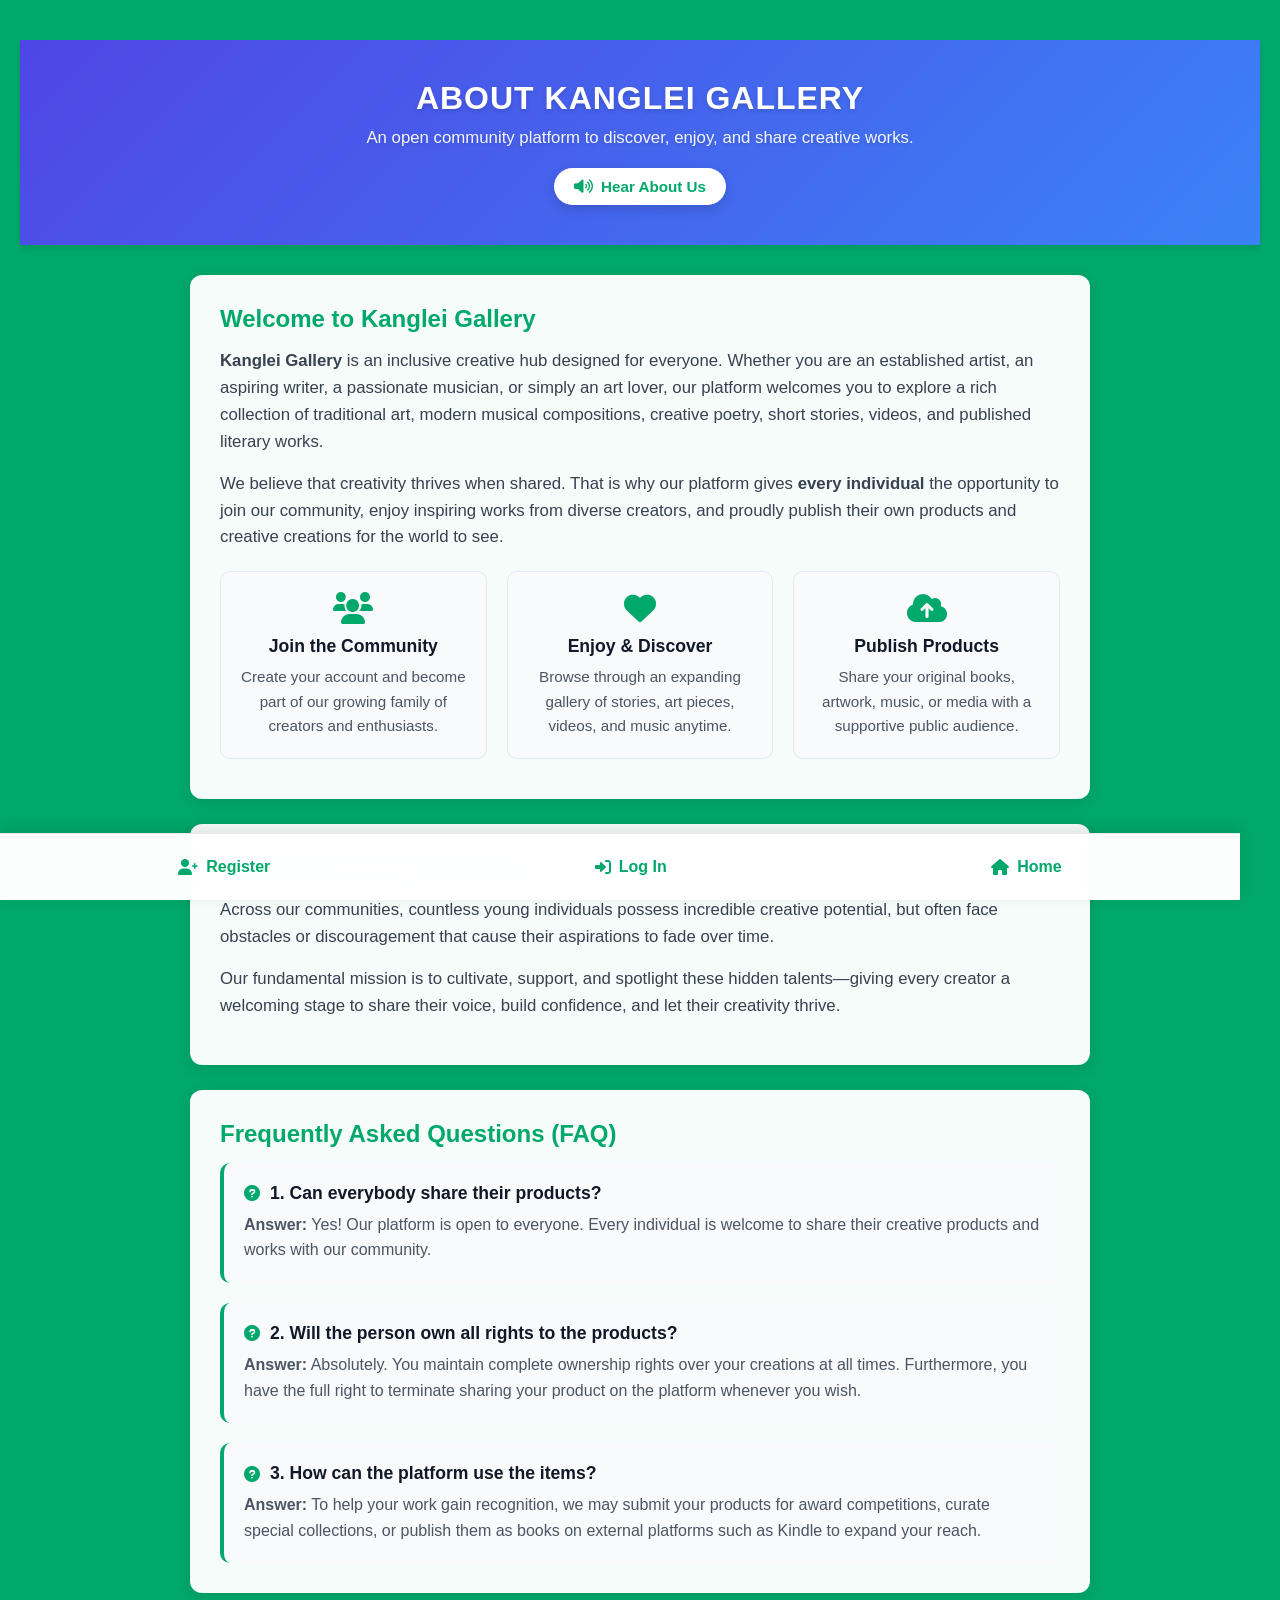
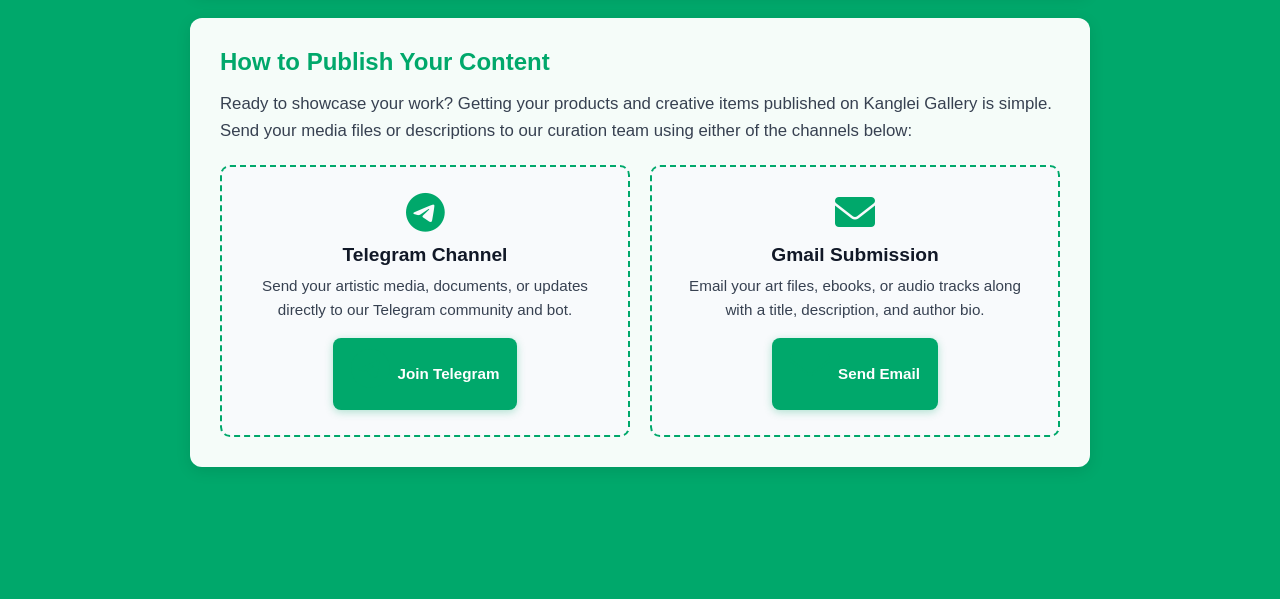
<file: about.html>
<!DOCTYPE html>
<html lang="en">
<head>
  <meta charset="UTF-8">
  <meta name="viewport" content="width=device-width, initial-scale=1.0">
  <title>About - Kanglei Gallery</title>
  <link rel="stylesheet" href="style.css">
  <link rel="stylesheet" href="https://cdnjs.cloudflare.com/ajax/libs/font-awesome/6.0.0/css/all.min.css">
  <style>
    * {
        box-sizing: border-box;
        margin: 0;
        padding: 0;
        font-family: 'Inter', -apple-system, BlinkMacSystemFont, "Segoe UI", Roboto, sans-serif;
    }

    body {
        background-color: #00A86B;
        min-height: 100vh;
        padding: 40px 20px 0 20px;
        color: #1a1a1a;
        display: flex;
        flex-direction: column;
    }

    .about-container {
      max-width: 900px;
      margin: 0 auto 40px auto;
      flex: 1;
      width: 100%;
    }

    /* Header Styling */
    .header {
        text-align: center;
        margin-bottom: 30px;
        color: #ffffff;
        text-shadow: 0 2px 4px rgba(0,0,0,0.15);
    }

    .header h1 {
        font-size: 2rem;
        font-weight: 800;
        letter-spacing: 1px;
        margin-bottom: 8px;
        text-transform: uppercase;
    }

    .header p {
        font-size: 1.05rem;
        opacity: 0.95;
        max-width: 600px;
        margin: 0 auto 18px auto;
        line-height: 1.5;
    }

    /* Hear About Us Button */
    .hear-us-btn {
        display: inline-flex;
        align-items: center;
        gap: 8px;
        background-color: #ffffff;
        color: #00A86B;
        border: none;
        padding: 10px 20px;
        border-radius: 25px;
        font-size: 0.95rem;
        font-weight: 800;
        cursor: pointer;
        box-shadow: 0 4px 12px rgba(0, 0, 0, 0.15);
        transition: all 0.2s ease;
    }

    .hear-us-btn:hover {
        background-color: #f8fafc;
        transform: translateY(-2px);
        box-shadow: 0 6px 16px rgba(0, 0, 0, 0.2);
    }

    .hear-us-btn.playing {
        background-color: #111827;
        color: #ffffff;
    }

    .about-card {
      background: rgba(255, 255, 255, 0.96);
      padding: 30px;
      border-radius: 12px;
      box-shadow: 0 4px 15px rgba(0,0,0,0.1);
      margin-bottom: 25px;
      backdrop-filter: blur(5px);
    }

    .about-card h2 {
      color: #00A86B;
      margin-bottom: 15px;
      font-size: 1.5rem;
      font-weight: 800;
    }

    .about-card p {
      line-height: 1.6;
      color: #374151;
      margin-bottom: 15px;
      font-size: 1.05rem;
    }

    /* Feature Grid */
    .features-grid {
      display: grid;
      grid-template-columns: repeat(auto-fit, minmax(220px, 1fr));
      gap: 20px;
      margin-top: 20px;
      margin-bottom: 10px;
    }

    .feature-item {
      background: #f8fafc;
      padding: 20px;
      border-radius: 10px;
      border: 1px solid #e2e8f0;
      text-align: center;
    }

    .feature-item i {
      font-size: 2rem;
      color: #00A86B;
      margin-bottom: 12px;
    }

    .feature-item h3 {
      font-size: 1.1rem;
      font-weight: 700;
      color: #111827;
      margin-bottom: 8px;
    }

    .feature-item p {
      font-size: 0.95rem;
      color: #4b5563;
      margin-bottom: 0;
    }

    /* FAQ List Styling */
    .faq-list {
      display: flex;
      flex-direction: column;
      gap: 20px;
      margin-top: 15px;
    }

    .faq-item {
      background: #f8fafc;
      padding: 20px;
      border-radius: 10px;
      border-left: 4px solid #00A86B;
    }

    .faq-item h3 {
      font-size: 1.1rem;
      font-weight: 700;
      color: #111827;
      margin-bottom: 8px;
      display: flex;
      align-items: center;
      gap: 10px;
    }

    .faq-item h3 i {
      color: #00A86B;
      font-size: 1rem;
    }

    .faq-item p {
      font-size: 1rem;
      color: #4b5563;
      margin-bottom: 0;
    }

    .submission-methods {
      display: grid;
      grid-template-columns: repeat(auto-fit, minmax(260px, 1fr));
      gap: 20px;
      margin-top: 20px;
    }

    .sub-box {
      border: 2px dashed #00A86B;
      padding: 25px;
      border-radius: 10px;
      text-align: center;
      background: #f8fafc;
    }

    .sub-box i {
      font-size: 2.5rem;
      color: #00A86B;
      margin-bottom: 12px;
    }

    .sub-box h3 {
      font-size: 1.2rem;
      font-weight: 700;
      color: #111827;
      margin-bottom: 8px;
    }

    .sub-box p {
      font-size: 0.95rem;
      margin-bottom: 15px;
    }

    .sub-btn {
      display: inline-flex;
      align-items: center;
      gap: 8px;
      background-color: #00A86B;
      color: white;
      text-decoration: none;
      padding: 10px 18px;
      border-radius: 8px;
      font-weight: 700;
      font-size: 0.95rem;
      transition: background-color 0.2s ease, transform 0.1s ease;
      box-shadow: 0 2px 8px rgba(0,168,107,0.3);
    }

    .sub-btn:hover {
      background-color: #008f5a;
      transform: translateY(-1px);
    }

    /* Bottom Navigation Bar */
    .bottom-nav {
        background-color: rgba(255, 255, 255, 0.98);
        border-top: 1px solid rgba(0,0,0,0.08);
        display: flex;
        justify-content: space-around;
        padding: 16px;
        position: sticky;
        bottom: 0;
        margin: 0 -20px;
        box-shadow: 0 -4px 15px rgba(0,0,0,0.1);
        backdrop-filter: blur(10px);
        z-index: 50;
    }

    .nav-btn {
        text-decoration: none;
        color: #00A86B;
        font-weight: 700;
        display: flex;
        align-items: center;
        gap: 8px;
        font-size: 1rem;
        transition: color 0.2s;
    }

    .nav-btn:hover {
        color: #007a4d;
    }

    @media (max-width: 640px) {
      body {
          padding: 24px 12px 0 12px;
      }
      .header h1 {
          font-size: 1.5rem;
      }
      .bottom-nav {
          margin: 0 -12px;
      }
    }
  </style>
</head>
<body>

  <!-- Header -->
  <header class="header">
    <h1>About Kanglei Gallery</h1>
    <p>An open community platform to discover, enjoy, and share creative works.</p>
    
    <!-- Hear About Us Audio Button -->
    <button class="hear-us-btn" id="audioBtn" onclick="playAboutAudio()">
        <i class="fa-solid fa-volume-high" id="audioIcon"></i> <span id="audioText">Hear About Us</span>
    </button>
    <audio id="aboutAudio" src="audio/about.mp3"></audio>
  </header>

  <main class="about-container">
    <!-- Welcome & Purpose Card -->
    <section class="about-card">
      <h2>Welcome to Kanglei Gallery</h2>
      <p>
        <strong>Kanglei Gallery</strong> is an inclusive creative hub designed for everyone. Whether you are an established artist, an aspiring writer, a passionate musician, or simply an art lover, our platform welcomes you to explore a rich collection of traditional art, modern musical compositions, creative poetry, short stories, videos, and published literary works.
      </p>
      <p>
        We believe that creativity thrives when shared. That is why our platform gives <strong>every individual</strong> the opportunity to join our community, enjoy inspiring works from diverse creators, and proudly publish their own products and creative creations for the world to see.
      </p>

      <div class="features-grid">
        <div class="feature-item">
          <i class="fa-solid fa-users"></i>
          <h3>Join the Community</h3>
          <p>Create your account and become part of our growing family of creators and enthusiasts.</p>
        </div>
        <div class="feature-item">
          <i class="fa-solid fa-heart"></i>
          <h3>Enjoy & Discover</h3>
          <p>Browse through an expanding gallery of stories, art pieces, videos, and music anytime.</p>
        </div>
        <div class="feature-item">
          <i class="fa-solid fa-cloud-arrow-up"></i>
          <h3>Publish Products</h3>
          <p>Share your original books, artwork, music, or media with a supportive public audience.</p>
        </div>
      </div>
    </section>

    <!-- Core Ideology Card -->
    <section class="about-card">
      <h2>Our Core Ideology & Vision</h2>
      <p>
        Across our communities, countless young individuals possess incredible creative potential, but often face obstacles or discouragement that cause their aspirations to fade over time. 
      </p>
      <p>
        Our fundamental mission is to cultivate, support, and spotlight these hidden talents—giving every creator a welcoming stage to share their voice, build confidence, and let their creativity thrive.
      </p>
    </section>

    <!-- FAQ Card -->
    <section class="about-card">
      <h2>Frequently Asked Questions (FAQ)</h2>
      
      <div class="faq-list">
        <div class="faq-item">
          <h3><i class="fa-solid fa-circle-question"></i> 1. Can everybody share their products?</h3>
          <p><strong>Answer:</strong> Yes! Our platform is open to everyone. Every individual is welcome to share their creative products and works with our community.</p>
        </div>

        <div class="faq-item">
          <h3><i class="fa-solid fa-circle-question"></i> 2. Will the person own all rights to the products?</h3>
          <p><strong>Answer:</strong> Absolutely. You maintain complete ownership rights over your creations at all times. Furthermore, you have the full right to terminate sharing your product on the platform whenever you wish.</p>
        </div>

        <div class="faq-item">
          <h3><i class="fa-solid fa-circle-question"></i> 3. How can the platform use the items?</h3>
          <p><strong>Answer:</strong> To help your work gain recognition, we may submit your products for award competitions, curate special collections, or publish them as books on external platforms such as Kindle to expand your reach.</p>
        </div>
      </div>
    </section>

    <!-- Submission Card -->
    <section class="about-card">
      <h2>How to Publish Your Content</h2>
      <p>Ready to showcase your work? Getting your products and creative items published on Kanglei Gallery is simple. Send your media files or descriptions to our curation team using either of the channels below:</p>

      <div class="submission-methods">
        <!-- Telegram Link -->
        <div class="sub-box">
          <i class="fa-brands fa-telegram"></i>
          <h3>Telegram Channel</h3>
          <p>Send your artistic media, documents, or updates directly to our Telegram community and bot.</p>
          <a href="https://t.me/kangleigallary" target="_blank" class="sub-btn"><i class="fa-brands fa-telegram"></i> Join Telegram</a>
        </div>

        <!-- Gmail Link -->
        <div class="sub-box">
          <i class="fa-solid fa-envelope"></i>
          <h3>Gmail Submission</h3>
          <p>Email your art files, ebooks, or audio tracks along with a title, description, and author bio.</p>
          <a href="mailto:thongamlanchenbi11@gmail.com" class="sub-btn"><i class="fa-solid fa-envelope"></i> Send Email</a>
        </div>
      </div>
    </section>
  </main>

  <!-- Bottom Navigation Link Bar -->
  <footer class="bottom-nav">
    <a href="register.html" class="nav-btn"><i class="fa-solid fa-user-plus"></i> Register</a>
    <a href="login.html" class="nav-btn"><i class="fa-solid fa-right-to-bracket"></i> Log In</a>
    <a href="index.html" class="nav-btn"><i class="fa-solid fa-house"></i> Home</a>
  </footer>

  <script>
    function playAboutAudio() {
        const audio = document.getElementById('aboutAudio');
        const btn = document.getElementById('audioBtn');
        const icon = document.getElementById('audioIcon');
        const text = document.getElementById('audioText');

        if (audio.paused) {
            audio.play();
            btn.classList.add('playing');
            icon.className = 'fa-solid fa-pause';
            text.textContent = 'Pause Audio';
        } else {
            audio.pause();
            btn.classList.remove('playing');
            icon.className = 'fa-solid fa-volume-high';
            text.textContent = 'Hear About Us';
        }

        // Reset button state when audio finishes playing
        audio.onended = function() {
            btn.classList.remove('playing');
            icon.className = 'fa-solid fa-volume-high';
            text.textContent = 'Hear About Us';
        };
    }
  </script>

</body>
</html>
</file>
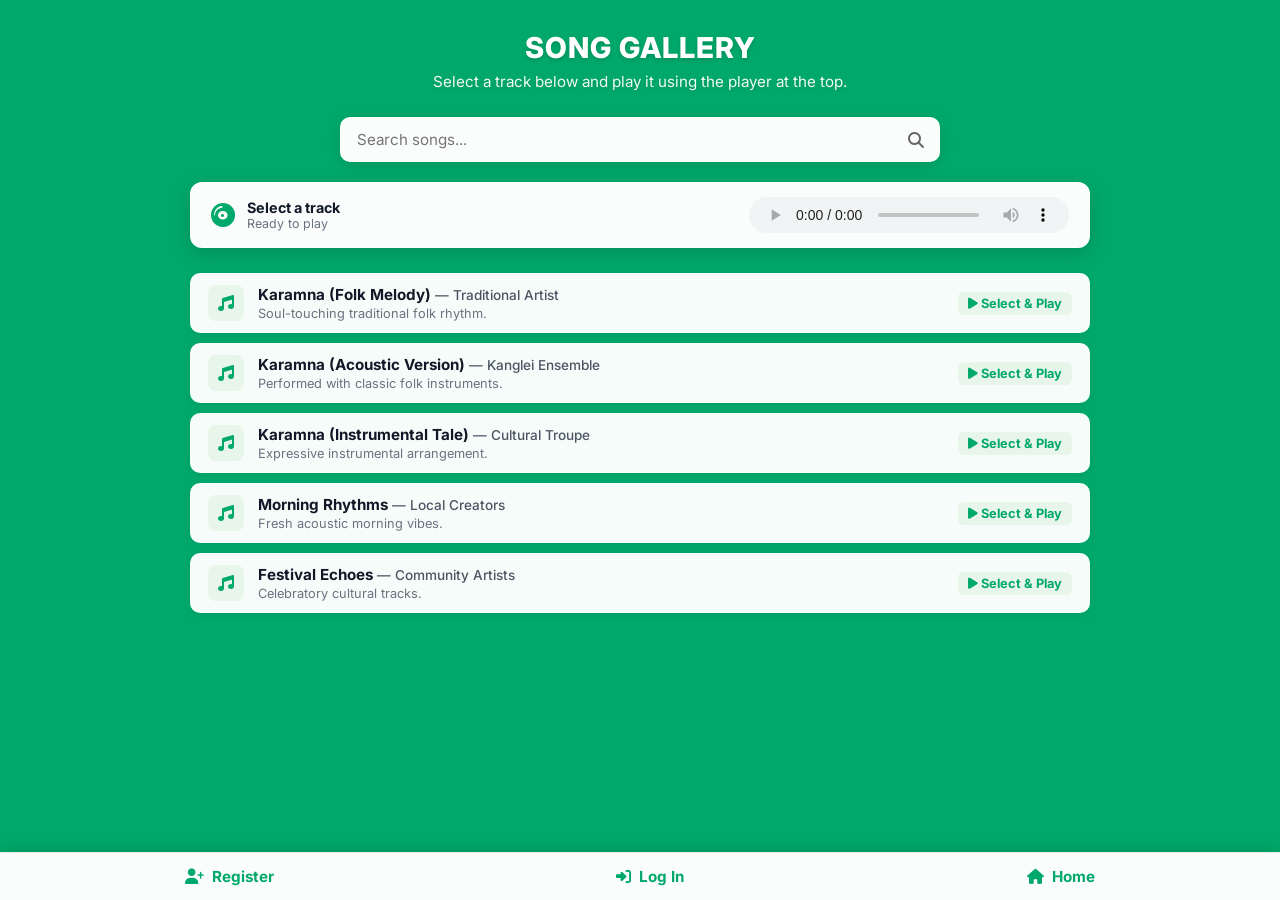
<file: articles.html>
<!DOCTYPE html>
<html lang="en">
<head>
    <meta charset="UTF-8">
    <meta name="viewport" content="width=device-width, initial-scale=1.0">
    <title>Song Gallery - Kanglei Gallery</title>
    <!-- FontAwesome Icons -->
    <link href="https://cdnjs.cloudflare.com/ajax/libs/font-awesome/6.4.0/css/all.min.css" rel="stylesheet">
    <!-- Google Font Inter -->
    <link href="https://fonts.googleapis.com/css2?family=Inter:wght@400;500;600;700;800&display=swap" rel="stylesheet">
    
    <style>
        * {
            box-sizing: border-box;
            margin: 0;
            padding: 0;
            font-family: 'Inter', -apple-system, BlinkMacSystemFont, "Segoe UI", Roboto, sans-serif;
        }

        body {
            background-color: #00A86B;
            min-height: 100vh;
            padding: 30px 20px 90px 20px; /* Space for bottom nav */
            color: #1a1a1a;
            display: flex;
            flex-direction: column;
        }

        .container {
            max-width: 900px;
            margin: 0 auto;
            flex: 1;
            width: 100%;
        }

        /* Header Styling */
        header {
            text-align: center;
            margin-bottom: 25px;
            color: #ffffff;
            text-shadow: 0 2px 4px rgba(0,0,0,0.15);
        }

        header h1 {
            font-size: 1.8rem;
            font-weight: 800;
            letter-spacing: 1px;
            margin-bottom: 6px;
            text-transform: uppercase;
        }

        header p {
            font-size: 0.95rem;
            opacity: 0.95;
            max-width: 600px;
            margin: 0 auto;
            line-height: 1.4;
        }

        /* Search Bar */
        .controls-bar {
            display: flex;
            justify-content: center;
            margin-bottom: 20px;
        }

        .search-box {
            position: relative;
            width: 100%;
            max-width: 600px;
        }

        .search-box input {
            width: 100%;
            padding: 12px 42px 12px 16px;
            border-radius: 10px;
            border: 1px solid rgba(255, 255, 255, 0.4);
            font-size: 0.95rem;
            outline: none;
            background: rgba(255, 255, 255, 0.98);
            color: #1a1a1a;
            box-shadow: 0 4px 15px rgba(0,0,0,0.1);
        }

        .search-box i {
            position: absolute;
            right: 16px;
            top: 50%;
            transform: translateY(-50%);
            color: #666;
        }

        /* Master Player Box at the Top */
        .master-player-bar {
            background: rgba(255, 255, 255, 0.98);
            backdrop-filter: blur(10px);
            padding: 14px 20px;
            border-radius: 12px;
            box-shadow: 0 6px 20px rgba(0,0,0,0.15);
            display: flex;
            align-items: center;
            justify-content: space-between;
            gap: 20px;
            margin-bottom: 25px;
            border: 1px solid rgba(255, 255, 255, 0.4);
        }

        .now-playing-info {
            display: flex;
            align-items: center;
            gap: 12px;
            flex: 1;
            min-width: 0;
        }

        .now-playing-info i {
            font-size: 1.5rem;
            color: #00A86B;
        }

        .np-text {
            display: flex;
            flex-direction: column;
            min-width: 0;
        }

        .np-title {
            font-size: 0.9rem;
            font-weight: 700;
            color: #111827;
            white-space: nowrap;
            overflow: hidden;
            text-overflow: ellipsis;
        }

        .np-subtitle {
            font-size: 0.78rem;
            color: #6b7280;
            white-space: nowrap;
            overflow: hidden;
            text-overflow: ellipsis;
        }

        .master-audio-element {
            width: 320px;
            height: 36px;
            outline: none;
        }

        /* Slim Audio List Layout */
        .audio-list {
            display: flex;
            flex-direction: column;
            gap: 10px;
            padding-bottom: 30px;
        }

        .audio-row-card {
            background-color: rgba(255, 255, 255, 0.96);
            border-radius: 10px;
            padding: 10px 16px;
            display: flex;
            align-items: center;
            justify-content: space-between;
            gap: 15px;
            box-shadow: 0 2px 8px rgba(0,0,0,0.06);
            cursor: pointer;
            transition: all 0.15s ease;
            border: 2px solid transparent;
        }

        .audio-row-card:hover {
            background-color: #ffffff;
            transform: translateY(-1px);
            box-shadow: 0 4px 12px rgba(0,0,0,0.1);
        }

        .audio-row-card.active {
            border-color: #004d26;
            background-color: #f0fdf4;
        }

        .audio-meta {
            display: flex;
            align-items: center;
            gap: 14px;
            flex: 1;
            min-width: 0;
        }

        .audio-mini-icon {
            width: 36px;
            height: 36px;
            background: #e8f5e9;
            color: #00A86B;
            border-radius: 8px;
            display: flex;
            align-items: center;
            justify-content: center;
            font-size: 1rem;
            flex-shrink: 0;
        }

        .audio-details {
            display: flex;
            flex-direction: column;
            gap: 2px;
            min-width: 0;
        }

        .audio-title-artist {
            font-size: 0.95rem;
            font-weight: 700;
            color: #111827;
            white-space: nowrap;
            overflow: hidden;
            text-overflow: ellipsis;
        }

        .audio-title-artist span {
            font-weight: 500;
            color: #4b5563;
            font-size: 0.85rem;
        }

        .audio-desc {
            font-size: 0.8rem;
            color: #6b7280;
            white-space: nowrap;
            overflow: hidden;
            text-overflow: ellipsis;
        }

        .select-hint {
            font-size: 0.8rem;
            font-weight: 700;
            color: #00A86B;
            background: #e8f5e9;
            padding: 4px 10px;
            border-radius: 6px;
            flex-shrink: 0;
        }

        .no-results {
            background: white;
            padding: 25px;
            border-radius: 10px;
            text-align: center;
            color: #4b5563;
            font-size: 1rem;
            font-weight: 600;
        }

        /* Bottom Navigation Bar */
        .bottom-nav {
            background-color: rgba(255, 255, 255, 0.98);
            border-top: 1px solid rgba(0,0,0,0.08);
            display: flex;
            justify-content: space-around;
            padding: 14px;
            position: fixed;
            bottom: 0;
            left: 0;
            width: 100%;
            box-shadow: 0 -4px 15px rgba(0,0,0,0.1);
            backdrop-filter: blur(10px);
            z-index: 70;
        }

        .nav-link {
            text-decoration: none;
            color: #00A86B;
            font-weight: 700;
            display: flex;
            align-items: center;
            gap: 8px;
            font-size: 0.95rem;
            transition: color 0.2s;
        }

        .nav-link:hover {
            color: #007a4d;
        }

        @media (max-width: 768px) {
            .master-player-bar {
                flex-direction: column;
                align-items: stretch;
                gap: 8px;
                padding: 12px 15px;
            }
            .master-audio-element {
                width: 100%;
            }
        }
    </style>
</head>
<body>

    <div class="container">
        <!-- Header -->
        <header>
            <h1>Song Gallery</h1>
            <p>Select a track below and play it using the player at the top.</p>
        </header>

        <!-- Search Control -->
        <div class="controls-bar">
            <div class="search-box">
                <input type="text" id="searchInput" placeholder="Search songs..." onkeyup="filterSongs()">
                <i class="fa-solid fa-magnifying-glass"></i>
            </div>
        </div>

        <!-- Master Player Bar (Moved to Top) -->
        <div class="master-player-bar">
            <div class="now-playing-info">
                <i class="fa-solid fa-compact-disc"></i>
                <div class="np-text">
                    <span class="np-title" id="npTitle">Select a track</span>
                    <span class="np-subtitle" id="npSubtitle">Ready to play</span>
                </div>
            </div>
            <audio id="masterAudio" class="master-audio-element" controls preload="none">
                Your browser does not support the audio element.
            </audio>
        </div>

        <!-- Slim Audio List -->
        <div class="audio-list" id="audioList">
            <!-- Rendered dynamically via JavaScript -->
        </div>
    </div>

    <!-- Bottom Navigation Bar -->
    <div class="bottom-nav">
        <a href="register.html" class="nav-link"><i class="fa-solid fa-user-plus"></i> Register</a>
        <a href="login.html" class="nav-link"><i class="fa-solid fa-right-to-bracket"></i> Log In</a>
        <a href="index.html" class="nav-link"><i class="fa-solid fa-house"></i> Home</a>
    </div>

    <script>
        const songs = [
            { id: 1, title: "Karamna (Folk Melody)", artist: "Traditional Artist", description: "Soul-touching traditional folk rhythm.", audioUrl: "audio/karamna.mp3" },
            { id: 2, title: "Karamna (Acoustic Version)", artist: "Kanglei Ensemble", description: "Performed with classic folk instruments.", audioUrl: "audio/karamna.mp3" },
            { id: 3, title: "Karamna (Instrumental Tale)", artist: "Cultural Troupe", description: "Expressive instrumental arrangement.", audioUrl: "audio/karamna.mp3" },
            { id: 4, title: "Morning Rhythms", artist: "Local Creators", description: "Fresh acoustic morning vibes.", audioUrl: "audio/karamna.mp3" },
            { id: 5, title: "Festival Echoes", artist: "Community Artists", description: "Celebratory cultural tracks.", audioUrl: "audio/karamna.mp3" }
        ];

        function renderSongs(songArray) {
            const container = document.getElementById('audioList');
            container.innerHTML = '';

            if (songArray.length === 0) {
                container.innerHTML = `
                    <div class="no-results">
                        <i class="fa-solid fa-music" style="color:#00A86B; margin-right:8px;"></i> No songs found.
                    </div>
                `;
                return;
            }

            songArray.forEach((song) => {
                const card = document.createElement('div');
                card.className = 'audio-row-card';
                card.id = `song-card-${song.id}`;
                card.innerHTML = `
                    <div class="audio-meta">
                        <div class="audio-mini-icon">
                            <i class="fa-solid fa-music"></i>
                        </div>
                        <div class="audio-details">
                            <div class="audio-title-artist">${song.title} <span>— ${song.artist}</span></div>
                            <div class="audio-desc">${song.description}</div>
                        </div>
                    </div>
                    <div class="select-hint"><i class="fa-solid fa-play"></i> Select & Play</div>
                `;
                
                card.onclick = () => selectAndPlaySong(song);
                container.appendChild(card);
            });
        }

        function selectAndPlaySong(song) {
            document.querySelectorAll('.audio-row-card').forEach(c => c.classList.remove('active'));
            const selectedCard = document.getElementById(`song-card-${song.id}`);
            if (selectedCard) selectedCard.classList.add('active');

            document.getElementById('npTitle').textContent = song.title;
            document.getElementById('npSubtitle').textContent = `${song.artist} — ${song.description}`;

            const masterAudio = document.getElementById('masterAudio');
            masterAudio.src = song.audioUrl;
            masterAudio.play();
        }

        function filterSongs() {
            const query = document.getElementById('searchInput').value.toLowerCase();
            const filtered = songs.filter(s => 
                s.title.toLowerCase().includes(query) || 
                s.artist.toLowerCase().includes(query) ||
                s.description.toLowerCase().includes(query)
            );
            renderSongs(filtered);
        }

        renderSongs(songs);
    </script>
</body>
</html>
</file>
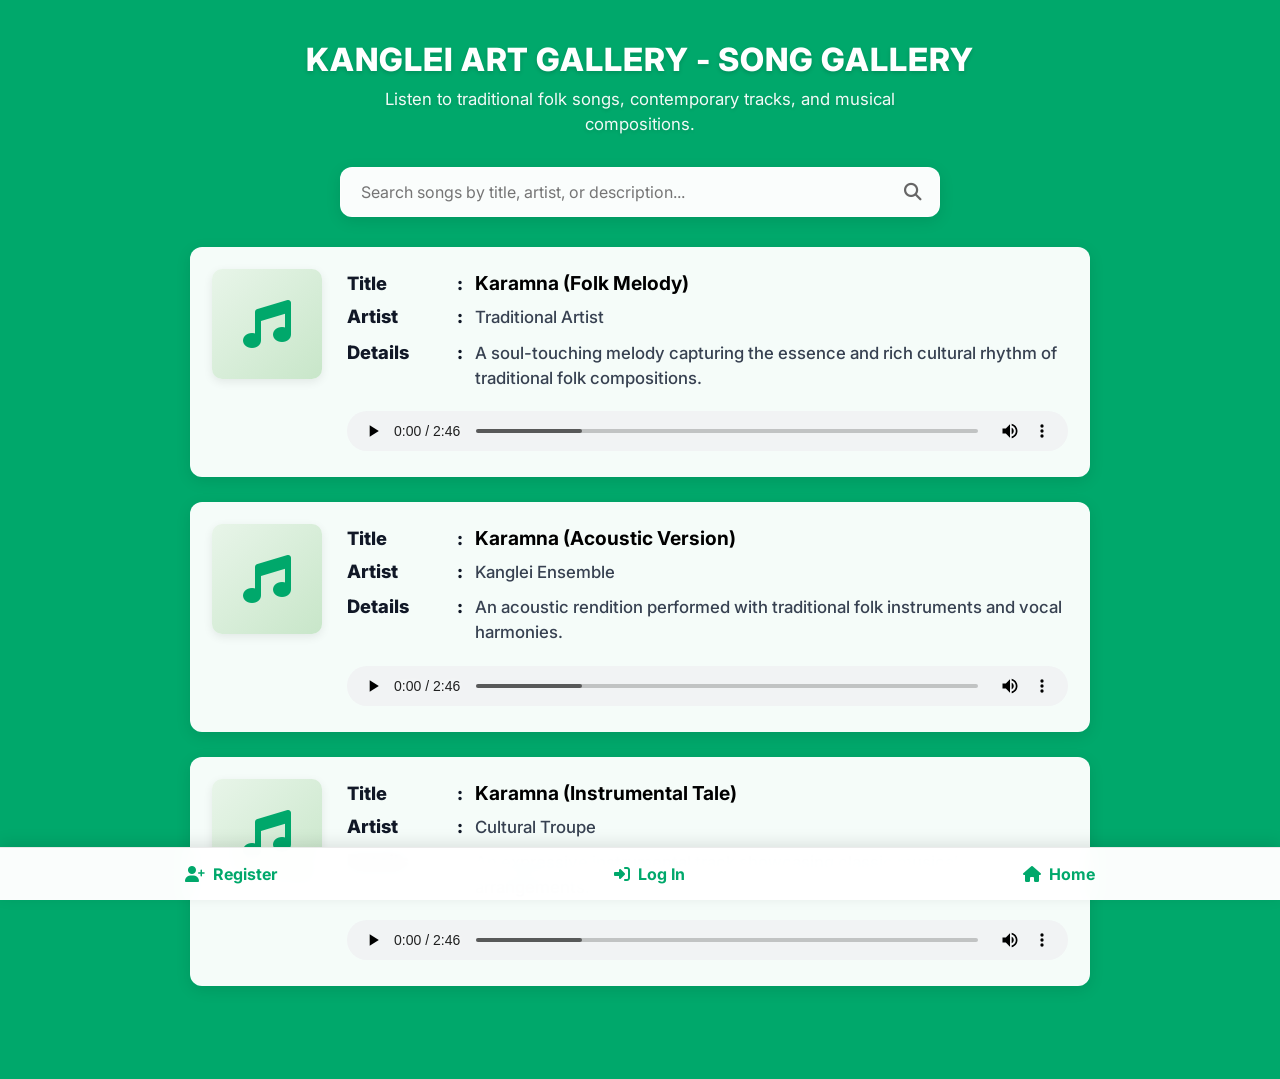
<file: audio.html>
<!DOCTYPE html>
<html lang="en">
<head>
    <meta charset="UTF-8">
    <meta name="viewport" content="width=device-width, initial-scale=1.0">
    <title>Song Gallery - Kanglei Gallery</title>
    <!-- FontAwesome Icons -->
    <link href="https://cdnjs.cloudflare.com/ajax/libs/font-awesome/6.4.0/css/all.min.css" rel="stylesheet">
    <!-- Google Font Inter -->
    <link href="https://fonts.googleapis.com/css2?family=Inter:wght@400;500;600;700;800&display=swap" rel="stylesheet">
    
    <style>
        * {
            box-sizing: border-box;
            margin: 0;
            padding: 0;
            font-family: 'Inter', -apple-system, BlinkMacSystemFont, "Segoe UI", Roboto, sans-serif;
        }

        body {
            /* Emerald green theme matching the rest of the gallery */
            background-color: #00A86B;
            min-height: 100vh;
            padding: 40px 20px 0 20px;
            color: #1a1a1a;
            display: flex;
            flex-direction: column;
        }

        .container {
            max-width: 900px;
            margin: 0 auto;
            flex: 1;
            width: 100%;
        }

        /* Header Styling */
        header {
            text-align: center;
            margin-bottom: 30px;
            color: #ffffff;
            text-shadow: 0 2px 4px rgba(0,0,0,0.15);
        }

        header h1 {
            font-size: 2rem;
            font-weight: 800;
            letter-spacing: 1px;
            margin-bottom: 8px;
            text-transform: uppercase;
        }

        header p {
            font-size: 1.05rem;
            opacity: 0.95;
            max-width: 600px;
            margin: 0 auto;
            line-height: 1.5;
        }

        /* Search Bar */
        .controls-bar {
            display: flex;
            justify-content: center;
            margin-bottom: 30px;
        }

        .search-box {
            position: relative;
            width: 100%;
            max-width: 600px;
        }

        .search-box input {
            width: 100%;
            padding: 14px 48px 14px 20px;
            border-radius: 12px;
            border: 1px solid rgba(255, 255, 255, 0.4);
            font-size: 1rem;
            outline: none;
            background: rgba(255, 255, 255, 0.98);
            color: #1a1a1a;
            box-shadow: 0 4px 15px rgba(0,0,0,0.1);
            transition: all 0.2s ease;
        }

        .search-box input:focus {
            box-shadow: 0 6px 20px rgba(0,0,0,0.18);
            transform: translateY(-1px);
        }

        .search-box i {
            position: absolute;
            right: 18px;
            top: 50%;
            transform: translateY(-50%);
            color: #666;
            font-size: 1.1rem;
        }

        /* Audio Cards List */
        .audio-list {
            display: flex;
            flex-direction: column;
            gap: 25px;
            padding-bottom: 40px;
        }

        .audio-card {
            background-color: rgba(255, 255, 255, 0.96);
            border-radius: 12px;
            padding: 22px;
            display: flex;
            align-items: flex-start;
            gap: 25px;
            box-shadow: 0 4px 15px rgba(0,0,0,0.1);
            backdrop-filter: blur(5px);
            transition: transform 0.2s ease, box-shadow 0.2s ease;
        }

        .audio-card:hover {
            transform: translateY(-2px);
            box-shadow: 0 8px 25px rgba(0,0,0,0.15);
        }

        .audio-icon {
            width: 110px;
            height: 110px;
            background: linear-gradient(135deg, #e8f5e9, #c8e6c9);
            color: #00A86B;
            border-radius: 10px;
            display: flex;
            align-items: center;
            justify-content: center;
            font-size: 3rem;
            flex-shrink: 0;
            box-shadow: 0 3px 10px rgba(0,0,0,0.08);
        }

        .audio-info {
            display: flex;
            flex-direction: column;
            gap: 10px;
            font-size: 1.15rem;
            color: #000000;
            padding-top: 2px;
            flex: 1;
            width: 100%;
        }

        .info-row {
            display: flex;
            align-items: baseline;
        }

        .label {
            font-weight: 800;
            width: 110px;
            flex-shrink: 0;
            color: #111827;
        }

        .colon {
            margin-right: 12px;
            font-weight: 800;
            color: #111827;
        }

        .value {
            font-weight: 700;
            color: #000000;
            font-size: 1.2rem;
        }

        .value-desc {
            font-weight: 500;
            color: #374151;
            line-height: 1.5;
            font-size: 1.05rem;
        }

        /* HTML Audio Player */
        .audio-player-container {
            margin-top: 10px;
            width: 100%;
        }

        audio {
            width: 100%;
            height: 40px;
            border-radius: 8px;
            outline: none;
        }

        .no-results {
            background: white;
            padding: 30px;
            border-radius: 12px;
            text-align: center;
            color: #4b5563;
            font-size: 1.1rem;
            font-weight: 600;
        }

        /* Bottom Navigation Bar */
        .bottom-nav {
            background-color: rgba(255, 255, 255, 0.98);
            border-top: 1px solid rgba(0,0,0,0.08);
            display: flex;
            justify-content: space-around;
            padding: 16px;
            position: sticky;
            bottom: 0;
            margin: 0 -20px;
            box-shadow: 0 -4px 15px rgba(0,0,0,0.1);
            backdrop-filter: blur(10px);
            z-index: 50;
        }

        .nav-link {
            text-decoration: none;
            color: #00A86B;
            font-weight: 700;
            display: flex;
            align-items: center;
            gap: 8px;
            font-size: 1rem;
            transition: color 0.2s;
        }

        .nav-link:hover {
            color: #007a4d;
        }

        @media (max-width: 640px) {
            body {
                padding: 24px 12px 0 12px;
            }

            header h1 {
                font-size: 1.5rem;
            }

            .audio-card {
                flex-direction: column;
                align-items: flex-start;
                gap: 16px;
            }

            .audio-icon {
                width: 100%;
                height: 90px;
            }

            .info-row {
                font-size: 1rem;
            }

            .label {
                width: 80px;
            }

            .value {
                font-size: 1.05rem;
            }
            
            .bottom-nav {
                margin: 0 -12px;
            }
        }
    </style>
</head>
<body>

    <div class="container">
        <!-- Header -->
        <header>
            <h1>KANGLEI ART GALLERY - SONG GALLERY</h1>
            <p>Listen to traditional folk songs, contemporary tracks, and musical compositions.</p>
        </header>

        <!-- Search Control -->
        <div class="controls-bar">
            <div class="search-box">
                <input type="text" id="searchInput" placeholder="Search songs by title, artist, or description..." onkeyup="filterSongs()">
                <i class="fa-solid fa-magnifying-glass"></i>
            </div>
        </div>

        <!-- Audio List -->
        <div class="audio-list" id="audioList">
            <!-- Rendered dynamically via JavaScript -->
        </div>
    </div>

    <!-- Bottom Navigation Bar -->
    <div class="bottom-nav">
        <a href="register.html" class="nav-link"><i class="fa-solid fa-user-plus"></i> Register</a>
        <a href="login.html" class="nav-link"><i class="fa-solid fa-right-to-bracket"></i> Log In</a>
        <a href="index.html" class="nav-link"><i class="fa-solid fa-house"></i> Home</a>
    </div>

    <script>
        // Sample songs database referencing 'audio/karamna.mp3'
        const songs = [
            {
                id: 1,
                title: "Karamna (Folk Melody)",
                artist: "Traditional Artist",
                description: "A soul-touching melody capturing the essence and rich cultural rhythm of traditional folk compositions.",
                audioUrl: "audio/karamna.mp3"
            },
            {
                id: 2,
                title: "Karamna (Acoustic Version)",
                artist: "Kanglei Ensemble",
                description: "An acoustic rendition performed with traditional folk instruments and vocal harmonies.",
                audioUrl: "audio/karamna.mp3"
            },
            {
                id: 3,
                title: "Karamna (Instrumental Tale)",
                artist: "Cultural Troupe",
                description: "An expressive instrumental track showcasing classic musical arrangements.",
                audioUrl: "audio/karamna.mp3"
            }
        ];

        // Render songs to screen
        function renderSongs(songArray) {
            const container = document.getElementById('audioList');
            container.innerHTML = '';

            if (songArray.length === 0) {
                container.innerHTML = `
                    <div class="no-results">
                        <i class="fa-solid fa-music" style="font-size:2rem; margin-bottom:10px; color:#00A86B;"></i>
                        <p>No songs found matching your search.</p>
                    </div>
                `;
                return;
            }

            songArray.forEach(song => {
                const card = document.createElement('div');
                card.className = 'audio-card';
                card.innerHTML = `
                    <div class="audio-icon">
                        <i class="fa-solid fa-music"></i>
                    </div>
                    <div class="audio-info">
                        <div class="info-row">
                            <span class="label">Title</span>
                            <span class="colon">:</span>
                            <span class="value">${song.title}</span>
                        </div>
                        <div class="info-row">
                            <span class="label">Artist</span>
                            <span class="colon">:</span>
                            <span class="value-desc">${song.artist}</span>
                        </div>
                        <div class="info-row" style="align-items: flex-start;">
                            <span class="label">Details</span>
                            <span class="colon">:</span>
                            <span class="value-desc">${song.description}</span>
                        </div>
                        <div class="audio-player-container">
                            <audio controls preload="metadata">
                                <source src="${song.audioUrl}" type="audio/mpeg">
                                Your browser does not support the audio element.
                            </audio>
                        </div>
                    </div>
                `;
                container.appendChild(card);
            });
        }

        // Filter Songs on search input
        function filterSongs() {
            const query = document.getElementById('searchInput').value.toLowerCase();
            const filtered = songs.filter(s => 
                s.title.toLowerCase().includes(query) || 
                s.artist.toLowerCase().includes(query) ||
                s.description.toLowerCase().includes(query)
            );
            renderSongs(filtered);
        }

        // Initial render on page load
        renderSongs(songs);
    </script>
</body>
</html>
</file>
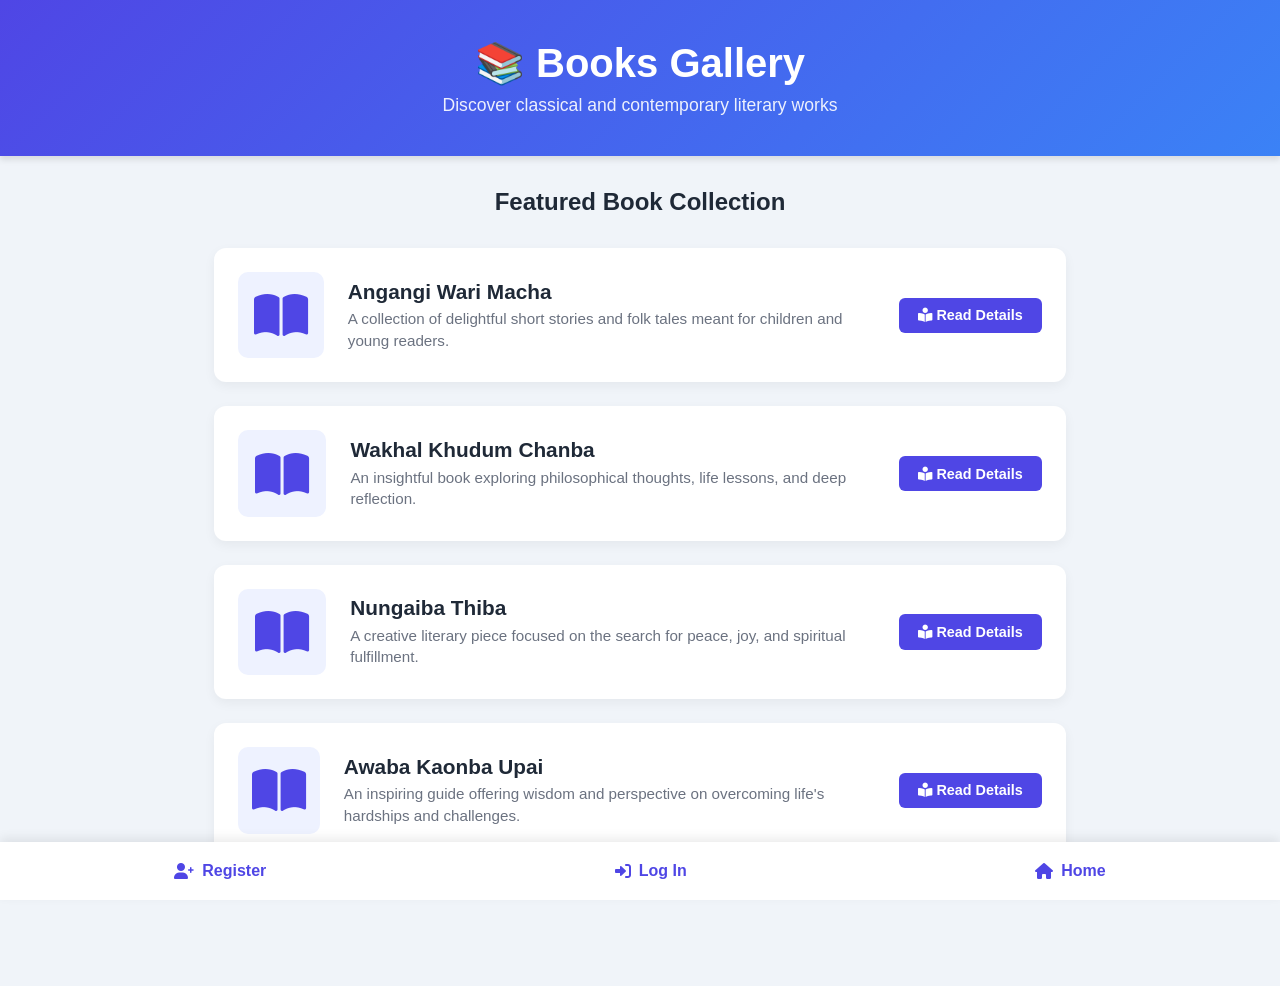
<file: book.html>
<!DOCTYPE html>
<html lang="en">
<head>
  <meta charset="UTF-8">
  <meta name="viewport" content="width=device-width, initial-scale=1.0">
  <title>Books Gallery - Kanglei Gallery</title>
  <link rel="stylesheet" href="style.css">
  <!-- FontAwesome Icons -->
  <link rel="stylesheet" href="https://cdnjs.cloudflare.com/ajax/libs/font-awesome/6.0.0/css/all.min.css">
  <style>
    .section-header {
      text-align: center;
      margin: 2rem 0;
      color: #1f2937;
    }
    .books-container {
      max-width: 900px;
      margin: 0 auto 3rem auto;
      padding: 0 1.5rem;
      display: flex;
      flex-direction: column;
      gap: 1.5rem;
    }
    .book-card {
      background: white;
      border-radius: 12px;
      padding: 1.5rem;
      display: flex;
      align-items: center;
      gap: 1.5rem;
      box-shadow: 0 4px 12px rgba(0,0,0,0.05);
      transition: transform 0.2s ease, box-shadow 0.2s ease;
    }
    .book-card:hover {
      transform: translateY(-3px);
      box-shadow: 0 8px 18px rgba(0,0,0,0.1);
    }
    .book-icon {
      font-size: 3rem;
      color: #4f46e5;
      background: #eef2ff;
      padding: 1.2rem;
      border-radius: 10px;
      display: flex;
      align-items: center;
      justify-content: center;
      min-width: 70px;
    }
    .book-details {
      flex-grow: 1;
    }
    .book-title {
      font-size: 1.3rem;
      color: #1f2937;
      margin-bottom: 0.3rem;
    }
    .book-description {
      color: #6b7280;
      font-size: 0.95rem;
      line-height: 1.4;
    }
    .read-btn {
      padding: 0.6rem 1.2rem;
      background-color: #4f46e5;
      color: white;
      text-decoration: none;
      border-radius: 6px;
      font-weight: 600;
      font-size: 0.9rem;
      white-space: nowrap;
      transition: background-color 0.2s ease;
    }
    .read-btn:hover {
      background-color: #4338ca;
    }
    @media (max-width: 600px) {
      .book-card {
        flex-direction: column;
        text-align: center;
      }
      .read-btn {
        width: 100%;
        text-align: center;
      }
    }
  </style>
</head>
<body>

  <!-- Top Header -->
  <header class="header">
    <h1>📚 Books Gallery</h1>
    <p>Discover classical and contemporary literary works</p>
  </header>

  <h2 class="section-header">Featured Book Collection</h2>

  <!-- List of Books -->
  <main class="books-container">

    <!-- Book 1 -->
    <div class="book-card">
      <div class="book-icon">
        <i class="fa-solid fa-book-open"></i>
      </div>
      <div class="book-details">
        <h3 class="book-title">Angangi Wari Macha</h3>
        <p class="book-description">A collection of delightful short stories and folk tales meant for children and young readers.</p>
      </div>
      <a href="#" class="read-btn"><i class="fa-solid fa-book-reader"></i> Read Details</a>
    </div>

    <!-- Book 2 -->
    <div class="book-card">
      <div class="book-icon">
        <i class="fa-solid fa-book-open"></i>
      </div>
      <div class="book-details">
        <h3 class="book-title">Wakhal Khudum Chanba</h3>
        <p class="book-description">An insightful book exploring philosophical thoughts, life lessons, and deep reflection.</p>
      </div>
      <a href="#" class="read-btn"><i class="fa-solid fa-book-reader"></i> Read Details</a>
    </div>

    <!-- Book 3 -->
    <div class="book-card">
      <div class="book-icon">
        <i class="fa-solid fa-book-open"></i>
      </div>
      <div class="book-details">
        <h3 class="book-title">Nungaiba Thiba</h3>
        <p class="book-description">A creative literary piece focused on the search for peace, joy, and spiritual fulfillment.</p>
      </div>
      <a href="#" class="read-btn"><i class="fa-solid fa-book-reader"></i> Read Details</a>
    </div>

    <!-- Book 4 -->
    <div class="book-card">
      <div class="book-icon">
        <i class="fa-solid fa-book-open"></i>
      </div>
      <div class="book-details">
        <h3 class="book-title">Awaba Kaonba Upai</h3>
        <p class="book-description">An inspiring guide offering wisdom and perspective on overcoming life's hardships and challenges.</p>
      </div>
      <a href="#" class="read-btn"><i class="fa-solid fa-book-reader"></i> Read Details</a>
    </div>

  </main>

  <!-- Bottom Navigation Link Bar -->
  <footer class="bottom-nav">
    <a href="register.html" class="nav-btn"><i class="fa-solid fa-user-plus"></i> Register</a>
    <a href="login.html" class="nav-btn"><i class="fa-solid fa-right-to-bracket"></i> Log In</a>
    <a href="index.html" class="nav-btn"><i class="fa-solid fa-house"></i> Home</a>
  </footer>

</body>
</html>
</file>
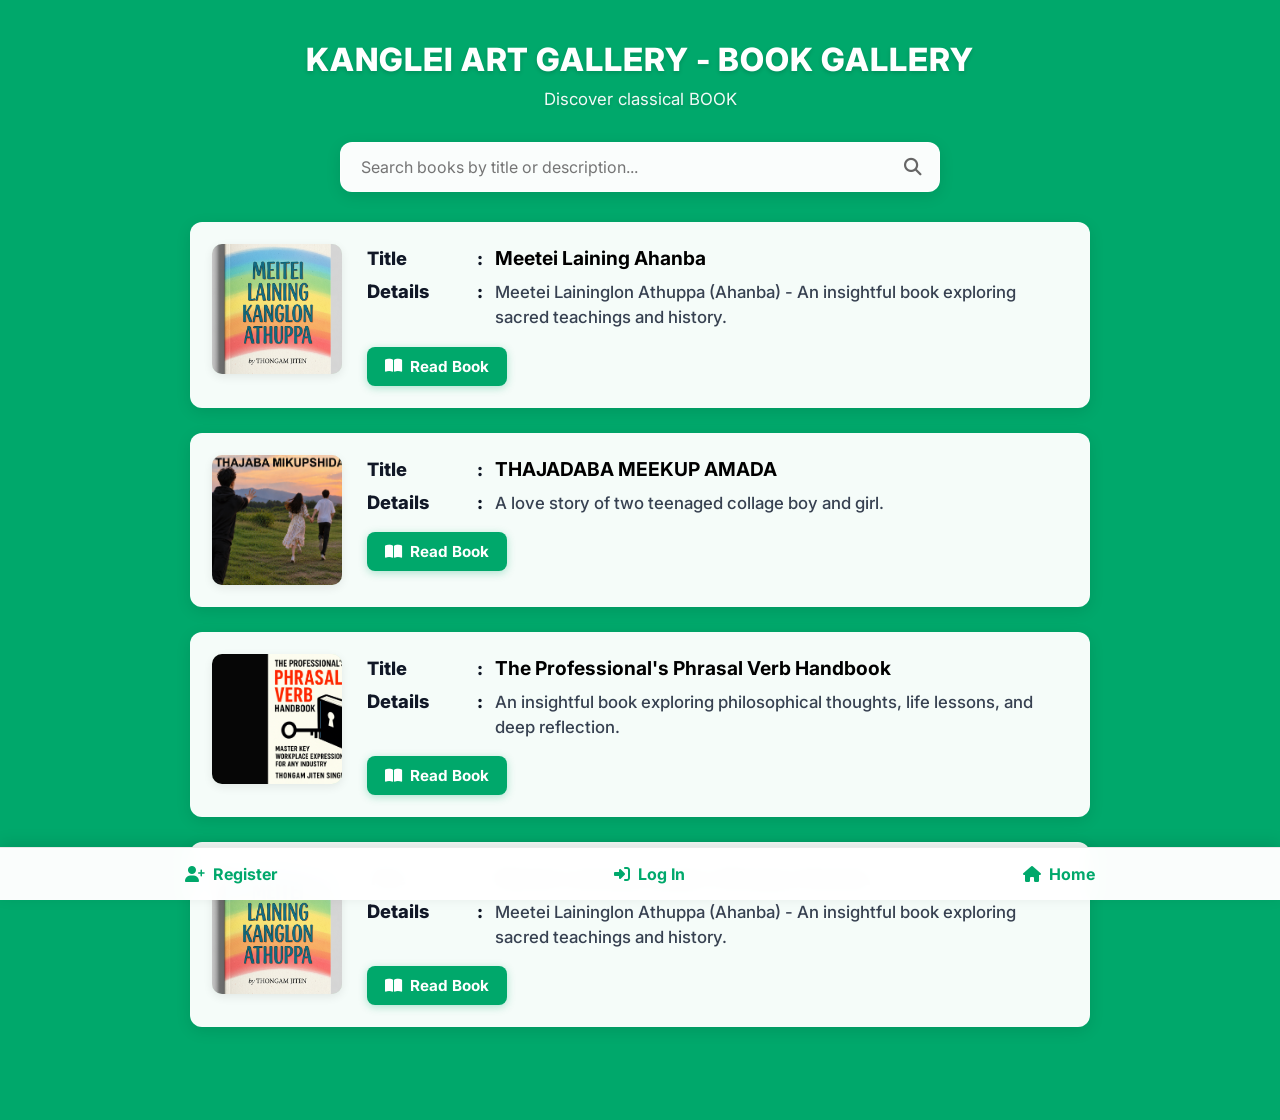
<file: books.html>
<!DOCTYPE html>
<html lang="en">
<head>
    <meta charset="UTF-8">
    <meta name="viewport" content="width=device-width, initial-scale=1.0">
    <title>Books Gallery - Kanglei Gallery</title>
    <!-- FontAwesome Icons -->
    <link href="https://cdnjs.cloudflare.com/ajax/libs/font-awesome/6.4.0/css/all.min.css" rel="stylesheet">
    <!-- Google Font Inter -->
    <link href="https://fonts.googleapis.com/css2?family=Inter:wght@400;500;600;700;800&display=swap" rel="stylesheet">
    
    <style>
        * {
            box-sizing: border-box;
            margin: 0;
            padding: 0;
            font-family: 'Inter', -apple-system, BlinkMacSystemFont, "Segoe UI", Roboto, sans-serif;
        }

        body {
            /* Vibrant Emerald Green matching video.html */
            background-color: #00A86B;
            min-height: 100vh;
            padding: 40px 20px 0 20px;
            color: #1a1a1a;
            display: flex;
            flex-direction: column;
        }

        .container {
            max-width: 900px;
            margin: 0 auto;
            flex: 1;
            width: 100%;
        }

        /* Header Styling */
        header {
            text-align: center;
            margin-bottom: 30px;
            color: #ffffff;
            text-shadow: 0 2px 4px rgba(0,0,0,0.15);
        }

        header h1 {
            font-size: 2rem;
            font-weight: 800;
            letter-spacing: 1px;
            margin-bottom: 8px;
            text-transform: uppercase;
        }

        header p {
            font-size: 1.05rem;
            opacity: 0.95;
            max-width: 600px;
            margin: 0 auto;
            line-height: 1.5;
        }

        /* Search Controls */
        .controls-bar {
            display: flex;
            justify-content: center;
            margin-bottom: 30px;
        }

        .search-box {
            position: relative;
            width: 100%;
            max-width: 600px;
        }

        .search-box input {
            width: 100%;
            padding: 14px 48px 14px 20px;
            border-radius: 12px;
            border: 1px solid rgba(255, 255, 255, 0.4);
            font-size: 1rem;
            outline: none;
            background: rgba(255, 255, 255, 0.98);
            color: #1a1a1a;
            box-shadow: 0 4px 15px rgba(0,0,0,0.1);
            transition: all 0.2s ease;
        }

        .search-box input:focus {
            box-shadow: 0 6px 20px rgba(0,0,0,0.18);
            transform: translateY(-1px);
        }

        .search-box i {
            position: absolute;
            right: 18px;
            top: 50%;
            transform: translateY(-50%);
            color: #666;
            font-size: 1.1rem;
        }

        /* Book Cards List */
        .book-list {
            display: flex;
            flex-direction: column;
            gap: 25px;
            padding-bottom: 40px;
        }

        .book-card {
            background-color: rgba(255, 255, 255, 0.96);
            border-radius: 12px;
            padding: 22px;
            display: flex;
            align-items: flex-start;
            gap: 25px;
            box-shadow: 0 4px 15px rgba(0,0,0,0.1);
            backdrop-filter: blur(5px);
            transition: transform 0.2s ease, box-shadow 0.2s ease;
        }

        .book-card:hover {
            transform: translateY(-2px);
            box-shadow: 0 8px 25px rgba(0,0,0,0.15);
        }

        .book-icon {
            width: 130px;
            height: 130px;
            background: linear-gradient(135deg, #e8f5e9, #c8e6c9);
            color: #00A86B;
            border-radius: 10px;
            display: flex;
            align-items: center;
            justify-content: center;
            overflow: hidden;
            flex-shrink: 0;
            box-shadow: 0 3px 10px rgba(0,0,0,0.08);
        }

        .book-icon img {
            width: 100%;
            height: 100%;
            object-fit: cover;
        }

        .book-info {
            display: flex;
            flex-direction: column;
            gap: 10px;
            font-size: 1.15rem;
            color: #000000;
            padding-top: 2px;
            flex: 1;
        }

        .info-row {
            display: flex;
            align-items: baseline;
        }

        .label {
            font-weight: 800;
            width: 110px;
            flex-shrink: 0;
            color: #111827;
        }

        .colon {
            margin-right: 12px;
            font-weight: 800;
            color: #111827;
        }

        .value {
            font-weight: 700;
            color: #000000;
            text-decoration: none;
            font-size: 1.2rem;
        }

        .value:hover {
            color: #007a4d;
        }

        .value-desc {
            font-weight: 500;
            color: #374151;
            line-height: 1.5;
            font-size: 1.05rem;
        }

        .btn-read {
            display: inline-flex;
            align-items: center;
            gap: 8px;
            background-color: #00A86B;
            color: #ffffff;
            padding: 10px 18px;
            border-radius: 8px;
            font-size: 0.95rem;
            font-weight: 700;
            text-decoration: none;
            margin-top: 6px;
            align-self: flex-start;
            transition: background-color 0.2s ease, transform 0.1s ease;
            box-shadow: 0 2px 8px rgba(0,168,107,0.3);
        }

        .btn-read:hover {
            background-color: #008f5a;
            transform: translateY(-1px);
        }

        .no-results {
            background: white;
            padding: 30px;
            border-radius: 12px;
            text-align: center;
            color: #4b5563;
            font-size: 1.1rem;
            font-weight: 600;
        }

        /* Bottom Navigation Bar */
        .bottom-nav {
            background-color: rgba(255, 255, 255, 0.98);
            border-top: 1px solid rgba(0,0,0,0.08);
            display: flex;
            justify-content: space-around;
            padding: 16px;
            position: sticky;
            bottom: 0;
            margin: 0 -20px;
            box-shadow: 0 -4px 15px rgba(0,0,0,0.1);
            backdrop-filter: blur(10px);
            z-index: 50;
        }

        .nav-link {
            text-decoration: none;
            color: #00A86B;
            font-weight: 700;
            display: flex;
            align-items: center;
            gap: 8px;
            font-size: 1rem;
            transition: color 0.2s;
        }

        .nav-link:hover {
            color: #007a4d;
        }

        @media (max-width: 640px) {
            body {
                padding: 24px 12px 0 12px;
            }

            header h1 {
                font-size: 1.5rem;
            }

            .book-card {
                flex-direction: column;
                align-items: flex-start;
                gap: 16px;
            }

            .book-icon {
                width: 100%;
                height: 160px;
            }

            .info-row {
                font-size: 1rem;
            }

            .label {
                width: 80px;
            }

            .value {
                font-size: 1.05rem;
            }

            .btn-read {
                width: 100%;
                justify-content: center;
            }
            
            .bottom-nav {
                margin: 0 -12px;
            }
        }
    </style>
</head>
<body>

    <div class="container">
        <!-- Header -->
        <header>
            <h1>KANGLEI ART GALLERY - BOOK GALLERY</h1>
            <p>Discover classical BOOK</p>
        </header>

        <!-- Search Control -->
        <div class="controls-bar">
            <div class="search-box">
                <input type="text" id="searchInput" placeholder="Search books by title or description..." onkeyup="filterBooks()">
                <i class="fa-solid fa-magnifying-glass"></i>
            </div>
        </div>

        <!-- Book Collection List -->
        <div class="book-list" id="bookList">
            <!-- Rendered dynamically via JavaScript -->
        </div>
    </div>

    <!-- Bottom Navigation Bar -->
    <div class="bottom-nav">
        <a href="register.html" class="nav-link"><i class="fa-solid fa-user-plus"></i> Register</a>
        <a href="login.html" class="nav-link"><i class="fa-solid fa-right-to-bracket"></i> Log In</a>
        <a href="index.html" class="nav-link"><i class="fa-solid fa-house"></i> Home</a>
    </div>

    <script>
        // Book database with direct PDF paths and individual thumbnail images
        const books = [
            {
                id: 1,
                title: "Meetei Laining Ahanba",
                description: "Meetei Laininglon Athuppa (Ahanba) - An insightful book exploring sacred teachings and history.",
                pdfUrl: "laining1.pdf",
                imageUrl: "photo/meeteilaining.png"
            },
            {
                id: 2,
                title: "THAJADABA MEEKUP AMADA",
                description: "A love story of two teenaged collage boy and girl.",
                pdfUrl: "book/thajadaba.pdf",
                imageUrl: "photo/thajadaba.jpg" // Replace with unique thumbnail if available
            },
            {
                id: 3,
                title: "The Professional's Phrasal Verb Handbook",
                description: "An insightful book exploring philosophical thoughts, life lessons, and deep reflection.",
                pdfUrl: "book/phrasal verbs.pdf",
                imageUrl: "photo/phrasal verbs.png" // Replace with unique thumbnail if available
            },
             {
                id: 1,
                title: "Meetei Laining Kanglon Athuppa Ahanba",
                description: "Meetei Laininglon Athuppa (Ahanba) - An insightful book exploring sacred teachings and history.",
                pdfUrl: "Religion.pdf",
                imageUrl: "photo/meeteilaining.png"
            },
        ];

        // Render books to screen in the video layout format
        function renderBooks(bookArray) {
            const container = document.getElementById('bookList');
            container.innerHTML = '';

            if (bookArray.length === 0) {
                container.innerHTML = `
                    <div class="no-results">
                        <i class="fa-solid fa-book-open" style="font-size:2rem; margin-bottom:10px; color:#00A86B;"></i>
                        <p>No books found matching your search.</p>
                    </div>
                `;
                return;
            }

            bookArray.forEach(book => {
                const card = document.createElement('div');
                card.className = 'book-card';
                card.innerHTML = `
                    <div class="book-icon">
                        <img src="${book.imageUrl}" alt="${book.title}">
                    </div>
                    <div class="book-info">
                        <div class="info-row">
                            <span class="label">Title</span>
                            <span class="colon">:</span>
                            <a href="read.html?file=${encodeURIComponent(book.pdfUrl)}" class="value">${book.title}</a>
                        </div>
                        <div class="info-row" style="align-items: flex-start;">
                            <span class="label">Details</span>
                            <span class="colon">:</span>
                            <span class="value-desc">${book.description}</span>
                        </div>
                        <a href="read.html?file=${encodeURIComponent(book.pdfUrl)}" class="btn-read">
                            <i class="fa-solid fa-book-open"></i> Read Book
                        </a>
                    </div>
                `;
                container.appendChild(card);
            });
        }

        // Filter Books on search
        function filterBooks() {
            const query = document.getElementById('searchInput').value.toLowerCase();
            const filtered = books.filter(b => 
                b.title.toLowerCase().includes(query) || 
                b.description.toLowerCase().includes(query)
            );
            renderBooks(filtered);
        }

        // Initial render on page load
        renderBooks(books);
    </script>
</body>
</html>
</file>
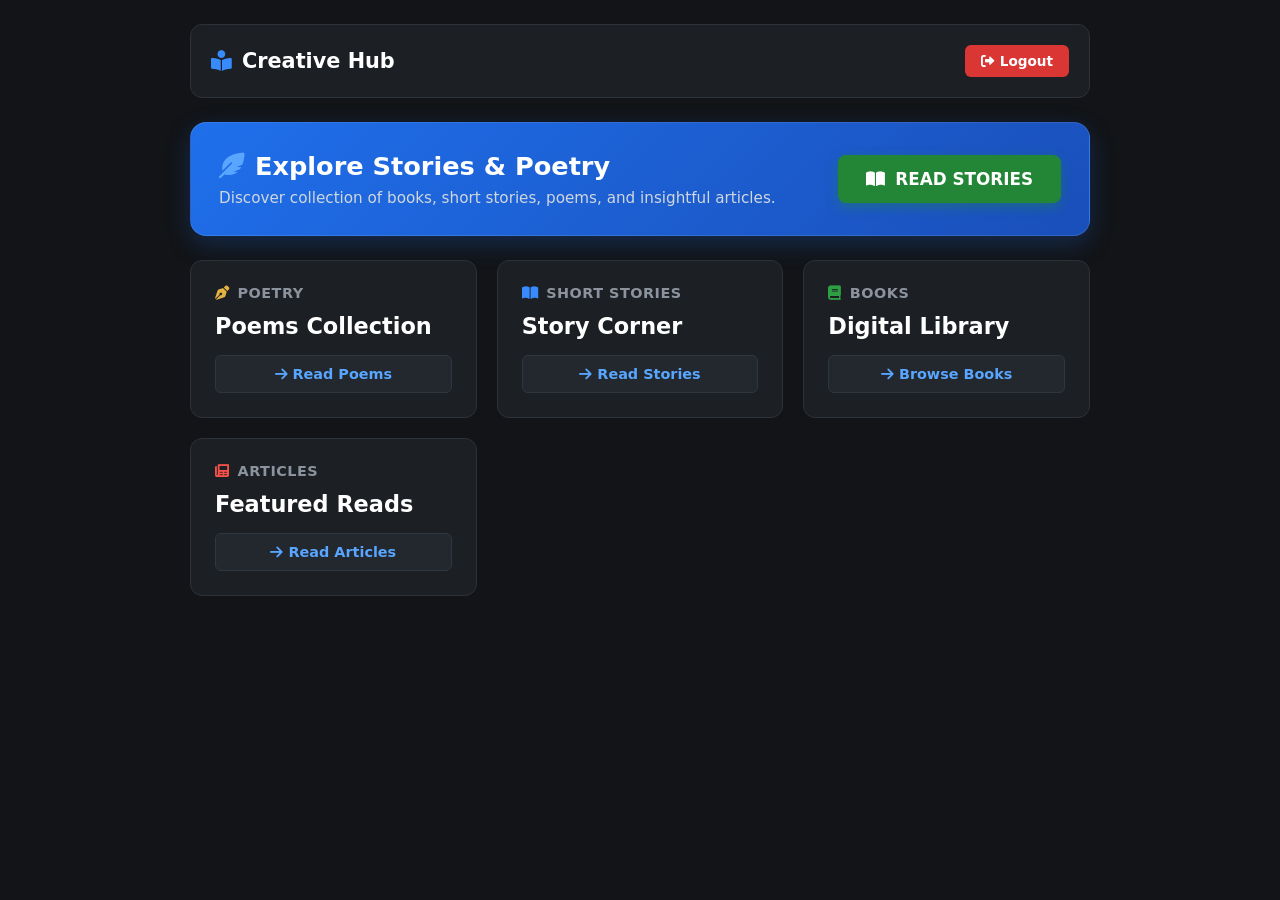
<file: gallary.html>
<!DOCTYPE html>
<html lang="en">
<head>
    <meta charset="UTF-8">
    <meta name="viewport" content="width=device-width, initial-scale=1.0">
    <title>Dashboard - Creative Library</title>

    <!-- Font Awesome -->
    <link rel="stylesheet" href="https://cdnjs.cloudflare.com/ajax/libs/font-awesome/6.0.0-beta3/css/all.min.css">

    <style>
        * {
            margin: 0;
            padding: 0;
            box-sizing: border-box;
            font-family: system-ui, -apple-system, "Segoe UI", Roboto, sans-serif;
        }

        body {
            background: #121417;
            color: #e1e3e6;
            min-height: 100vh;
            padding: 24px;
        }

        .container {
            max-width: 900px;
            margin: 0 auto;
        }

        /* HEADER */
        .header {
            display: flex;
            justify-content: space-between;
            align-items: center;
            margin-bottom: 24px;
            padding: 20px;
            background: #1c1f24;
            border-radius: 12px;
            border: 1px solid #2d3239;
        }

        .header h2 {
            font-size: 1.3rem;
            color: #ffffff;
            display: flex;
            align-items: center;
            gap: 10px;
        }

        .btn-logout {
            background: #da3633;
            color: #ffffff;
            padding: 8px 16px;
            border: none;
            border-radius: 6px;
            font-weight: 600;
            cursor: pointer;
            text-decoration: none;
            font-size: 0.85rem;
        }

        .btn-logout:hover {
            background: #b82d2a;
        }

        /* HERO BANNER */
        .hero-banner {
            background: linear-gradient(135deg, #1f6feb 0%, #1a4fba 100%);
            border-radius: 16px;
            padding: 28px;
            margin-bottom: 24px;
            display: flex;
            justify-content: space-between;
            align-items: center;
            box-shadow: 0 8px 24px rgba(31, 111, 235, 0.25);
            border: 1px solid rgba(255, 255, 255, 0.1);
        }

        .banner-content h1 {
            color: #ffffff;
            font-size: 1.6rem;
            margin-bottom: 8px;
            display: flex;
            align-items: center;
            gap: 10px;
        }

        .banner-content p {
            color: #d0d7de;
            font-size: 0.95rem;
        }

        .btn-hero {
            background: #238636;
            color: #ffffff;
            text-decoration: none;
            padding: 14px 28px;
            border-radius: 8px;
            font-weight: 700;
            font-size: 1.05rem;
            display: inline-flex;
            align-items: center;
            gap: 10px;
            box-shadow: 0 4px 12px rgba(35, 134, 54, 0.4);
            transition: transform 0.15s ease, background 0.15s ease;
            white-space: nowrap;
        }

        .btn-hero:hover {
            background: #2ea043;
            transform: translateY(-2px);
        }

        /* CARD GRID */
        .grid {
            display: grid;
            grid-template-columns: repeat(auto-fit, minmax(260px, 1fr));
            gap: 20px;
            margin-bottom: 24px;
        }

        .card {
            background: #1c1f24;
            border: 1px solid #2d3239;
            border-radius: 12px;
            padding: 24px;
            display: flex;
            flex-direction: column;
            justify-content: space-between;
        }

        .card-title {
            font-size: 0.9rem;
            color: #8b949e;
            font-weight: 600;
            text-transform: uppercase;
            letter-spacing: 0.5px;
            margin-bottom: 12px;
            display: flex;
            align-items: center;
            gap: 8px;
        }

        .card-value {
            font-size: 1.4rem;
            font-weight: 700;
            color: #ffffff;
            margin-bottom: 16px;
        }

        .card-btn {
            background: #23272e;
            color: #58a6ff;
            border: 1px solid #30363d;
            padding: 10px 16px;
            border-radius: 6px;
            text-decoration: none;
            font-size: 0.9rem;
            font-weight: 600;
            text-align: center;
            transition: background 0.2s, border-color 0.2s;
            display: inline-block;
        }

        .card-btn:hover {
            background: #30363d;
            border-color: #8b949e;
            color: #ffffff;
        }

        @media (max-width: 600px) {
            .hero-banner {
                flex-direction: column;
                align-items: flex-start;
                gap: 20px;
            }

            .btn-hero {
                width: 100%;
                justify-content: center;
            }
        }
    </style>
</head>
<body>

<div class="container">
    <!-- HEADER -->
    <div class="header">
        <h2><i class="fas fa-book-reader" style="color: #388bfd;"></i> Creative Hub</h2>
        <a href="login.html" class="btn-logout"><i class="fas fa-sign-out-alt"></i> Logout</a>
    </div>

    <!-- HERO BANNER -->
    <div class="hero-banner">
        <div class="banner-content">
            <h1><i class="fas fa-feather-alt" style="color: #58a6ff;"></i> Explore Stories & Poetry</h1>
            <p>Discover collection of books, short stories, poems, and insightful articles.</p>
        </div>
        <a href="story.html" class="btn-hero">
            <i class="fas fa-book-open"></i> READ STORIES
        </a>
    </div>

    <!-- DASHBOARD NAVIGATION GRID -->
    <div class="grid">
        <!-- POEMS -->
        <div class="card">
            <div>
                <div class="card-title"><i class="fas fa-pen-nib" style="color: #e3b341;"></i> Poetry</div>
                <div class="card-value">Poems Collection</div>
            </div>
            <a href="poem.html" class="card-btn"><i class="fas fa-arrow-right"></i> Read Poems</a>
        </div>

        <!-- STORIES -->
        <div class="card">
            <div>
                <div class="card-title"><i class="fas fa-book-open" style="color: #388bfd;"></i> Short Stories</div>
                <div class="card-value">Story Corner</div>
            </div>
            <a href="story.html" class="card-btn"><i class="fas fa-arrow-right"></i> Read Stories</a>
        </div>

        <!-- BOOKS -->
        <div class="card">
            <div>
                <div class="card-title"><i class="fas fa-book" style="color: #2ea043;"></i> Books</div>
                <div class="card-value">Digital Library</div>
            </div>
            <a href="book.html" class="card-btn"><i class="fas fa-arrow-right"></i> Browse Books</a>
        </div>

        <!-- ARTICLES / MORE -->
        <div class="card">
            <div>
                <div class="card-title"><i class="fas fa-newspaper" style="color: #f85149;"></i> Articles</div>
                <div class="card-value">Featured Reads</div>
            </div>
            <a href="article.html" class="card-btn"><i class="fas fa-arrow-right"></i> Read Articles</a>
        </div>
    </div>
</div>

</body>
</html>
</file>
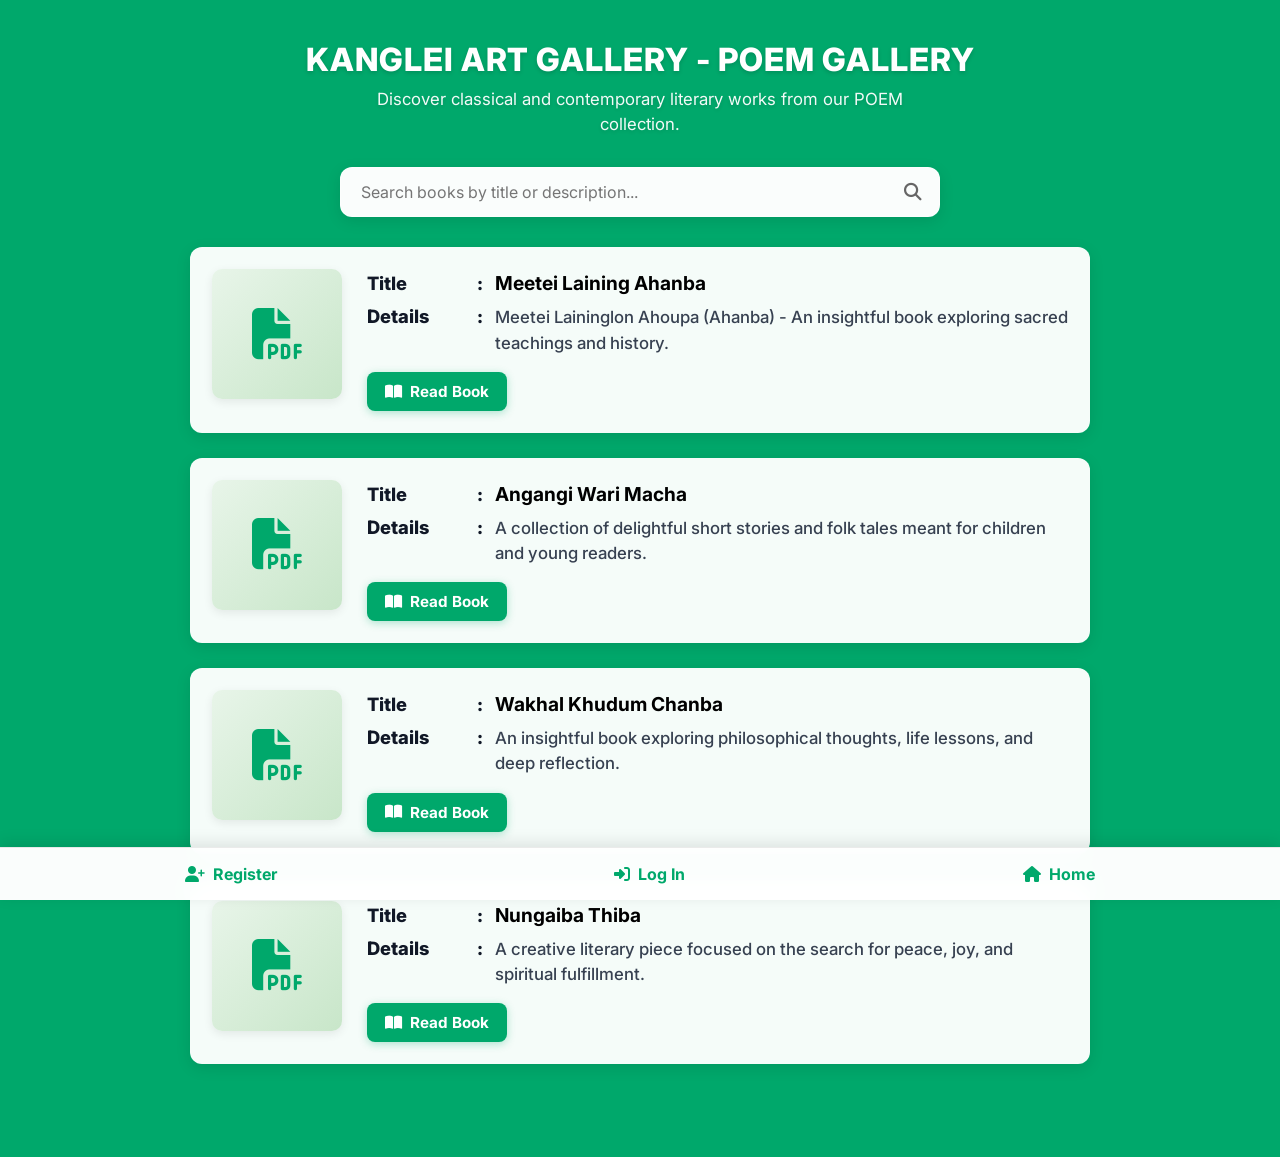
<file: poem.html>
<!DOCTYPE html>
<html lang="en">
<head>
    <meta charset="UTF-8">
    <meta name="viewport" content="width=device-width, initial-scale=1.0">
    <title>Books Gallery - Kanglei Gallery</title>
    <!-- FontAwesome Icons -->
    <link href="https://cdnjs.cloudflare.com/ajax/libs/font-awesome/6.4.0/css/all.min.css" rel="stylesheet">
    <!-- Google Font Inter -->
    <link href="https://fonts.googleapis.com/css2?family=Inter:wght@400;500;600;700;800&display=swap" rel="stylesheet">
    
    <style>
        * {
            box-sizing: border-box;
            margin: 0;
            padding: 0;
            font-family: 'Inter', -apple-system, BlinkMacSystemFont, "Segoe UI", Roboto, sans-serif;
        }

        body {
            /* Vibrant Emerald Green matching video.html */
            background-color: #00A86B;
            min-height: 100vh;
            padding: 40px 20px 0 20px;
            color: #1a1a1a;
            display: flex;
            flex-direction: column;
        }

        .container {
            max-width: 900px;
            margin: 0 auto;
            flex: 1;
            width: 100%;
        }

        /* Header Styling */
        header {
            text-align: center;
            margin-bottom: 30px;
            color: #ffffff;
            text-shadow: 0 2px 4px rgba(0,0,0,0.15);
        }

        header h1 {
            font-size: 2rem;
            font-weight: 800;
            letter-spacing: 1px;
            margin-bottom: 8px;
            text-transform: uppercase;
        }

        header p {
            font-size: 1.05rem;
            opacity: 0.95;
            max-width: 600px;
            margin: 0 auto;
            line-height: 1.5;
        }

        /* Search Controls */
        .controls-bar {
            display: flex;
            justify-content: center;
            margin-bottom: 30px;
        }

        .search-box {
            position: relative;
            width: 100%;
            max-width: 600px;
        }

        .search-box input {
            width: 100%;
            padding: 14px 48px 14px 20px;
            border-radius: 12px;
            border: 1px solid rgba(255, 255, 255, 0.4);
            font-size: 1rem;
            outline: none;
            background: rgba(255, 255, 255, 0.98);
            color: #1a1a1a;
            box-shadow: 0 4px 15px rgba(0,0,0,0.1);
            transition: all 0.2s ease;
        }

        .search-box input:focus {
            box-shadow: 0 6px 20px rgba(0,0,0,0.18);
            transform: translateY(-1px);
        }

        .search-box i {
            position: absolute;
            right: 18px;
            top: 50%;
            transform: translateY(-50%);
            color: #666;
            font-size: 1.1rem;
        }

        /* Book Cards List */
        .book-list {
            display: flex;
            flex-direction: column;
            gap: 25px;
            padding-bottom: 40px;
        }

        .book-card {
            background-color: rgba(255, 255, 255, 0.96);
            border-radius: 12px;
            padding: 22px;
            display: flex;
            align-items: flex-start;
            gap: 25px;
            box-shadow: 0 4px 15px rgba(0,0,0,0.1);
            backdrop-filter: blur(5px);
            transition: transform 0.2s ease, box-shadow 0.2s ease;
        }

        .book-card:hover {
            transform: translateY(-2px);
            box-shadow: 0 8px 25px rgba(0,0,0,0.15);
        }

        .book-icon {
            width: 130px;
            height: 130px;
            background: linear-gradient(135deg, #e8f5e9, #c8e6c9);
            color: #00A86B;
            border-radius: 10px;
            display: flex;
            align-items: center;
            justify-content: center;
            font-size: 3.2rem;
            flex-shrink: 0;
            box-shadow: 0 3px 10px rgba(0,0,0,0.08);
        }

        .book-info {
            display: flex;
            flex-direction: column;
            gap: 10px;
            font-size: 1.15rem;
            color: #000000;
            padding-top: 2px;
            flex: 1;
        }

        .info-row {
            display: flex;
            align-items: baseline;
        }

        .label {
            font-weight: 800;
            width: 110px;
            flex-shrink: 0;
            color: #111827;
        }

        .colon {
            margin-right: 12px;
            font-weight: 800;
            color: #111827;
        }

        .value {
            font-weight: 700;
            color: #000000;
            text-decoration: none;
            font-size: 1.2rem;
        }

        .value:hover {
            color: #007a4d;
        }

        .value-desc {
            font-weight: 500;
            color: #374151;
            line-height: 1.5;
            font-size: 1.05rem;
        }

        .btn-read {
            display: inline-flex;
            align-items: center;
            gap: 8px;
            background-color: #00A86B;
            color: #ffffff;
            padding: 10px 18px;
            border-radius: 8px;
            font-size: 0.95rem;
            font-weight: 700;
            text-decoration: none;
            margin-top: 6px;
            align-self: flex-start;
            transition: background-color 0.2s ease, transform 0.1s ease;
            box-shadow: 0 2px 8px rgba(0,168,107,0.3);
        }

        .btn-read:hover {
            background-color: #008f5a;
            transform: translateY(-1px);
        }

        .no-results {
            background: white;
            padding: 30px;
            border-radius: 12px;
            text-align: center;
            color: #4b5563;
            font-size: 1.1rem;
            font-weight: 600;
        }

        /* Bottom Navigation Bar */
        .bottom-nav {
            background-color: rgba(255, 255, 255, 0.98);
            border-top: 1px solid rgba(0,0,0,0.08);
            display: flex;
            justify-content: space-around;
            padding: 16px;
            position: sticky;
            bottom: 0;
            margin: 0 -20px;
            box-shadow: 0 -4px 15px rgba(0,0,0,0.1);
            backdrop-filter: blur(10px);
            z-index: 50;
        }

        .nav-link {
            text-decoration: none;
            color: #00A86B;
            font-weight: 700;
            display: flex;
            align-items: center;
            gap: 8px;
            font-size: 1rem;
            transition: color 0.2s;
        }

        .nav-link:hover {
            color: #007a4d;
        }

        @media (max-width: 640px) {
            body {
                padding: 24px 12px 0 12px;
            }

            header h1 {
                font-size: 1.5rem;
            }

            .book-card {
                flex-direction: column;
                align-items: flex-start;
                gap: 16px;
            }

            .book-icon {
                width: 100%;
                height: 100px;
            }

            .info-row {
                font-size: 1rem;
            }

            .label {
                width: 80px;
            }

            .value {
                font-size: 1.05rem;
            }

            .btn-read {
                width: 100%;
                justify-content: center;
            }
            
            .bottom-nav {
                margin: 0 -12px;
            }
        }
    </style>
</head>
<body>

    <div class="container">
        <!-- Header -->
        <header>
            <h1>KANGLEI ART GALLERY - POEM GALLERY</h1>
            <p>Discover classical and contemporary literary works from our POEM collection.</p>
        </header>

        <!-- Search Control -->
        <div class="controls-bar">
            <div class="search-box">
                <input type="text" id="searchInput" placeholder="Search books by title or description..." onkeyup="filterBooks()">
                <i class="fa-solid fa-magnifying-glass"></i>
            </div>
        </div>

        <!-- Book Collection List -->
        <div class="book-list" id="bookList">
            <!-- Rendered dynamically via JavaScript -->
        </div>
    </div>

    <!-- Bottom Navigation Bar -->
    <div class="bottom-nav">
        <a href="register.html" class="nav-link"><i class="fa-solid fa-user-plus"></i> Register</a>
        <a href="login.html" class="nav-link"><i class="fa-solid fa-right-to-bracket"></i> Log In</a>
        <a href="index.html" class="nav-link"><i class="fa-solid fa-house"></i> Home</a>
    </div>

    <script>
        // Book database with direct PDF paths
        const books = [
            {
                id: 1,
                title: "Meetei Laining Ahanba",
                description: "Meetei Laininglon Ahoupa (Ahanba) - An insightful book exploring sacred teachings and history.",
                pdfUrl: "laining1.pdf"
            },
            {
                id: 2,
                title: "Angangi Wari Macha",
                description: "A collection of delightful short stories and folk tales meant for children and young readers.",
                pdfUrl: "story/dharmam.pdf"
            },
            {
                id: 3,
                title: "Wakhal Khudum Chanba",
                description: "An insightful book exploring philosophical thoughts, life lessons, and deep reflection.",
                pdfUrl: "wakhal_khudum_chanba.pdf"
            },
            {
                id: 4,
                title: "Nungaiba Thiba",
                description: "A creative literary piece focused on the search for peace, joy, and spiritual fulfillment.",
                pdfUrl: "nungaiba_thiba.pdf"
            }
        ];

        // Render books to screen in the video layout format
        function renderBooks(bookArray) {
            const container = document.getElementById('bookList');
            container.innerHTML = '';

            if (bookArray.length === 0) {
                container.innerHTML = `
                    <div class="no-results">
                        <i class="fa-solid fa-book-open" style="font-size:2rem; margin-bottom:10px; color:#00A86B;"></i>
                        <p>No books found matching your search.</p>
                    </div>
                `;
                return;
            }

            bookArray.forEach(book => {
                const card = document.createElement('div');
                card.className = 'book-card';
                card.innerHTML = `
                    <div class="book-icon">
                        <i class="fa-solid fa-file-pdf"></i>
                    </div>
                    <div class="book-info">
                        <div class="info-row">
                            <span class="label">Title</span>
                            <span class="colon">:</span>
                            <a href="read.html?file=${encodeURIComponent(book.pdfUrl)}" class="value">${book.title}</a>
                        </div>
                        <div class="info-row" style="align-items: flex-start;">
                            <span class="label">Details</span>
                            <span class="colon">:</span>
                            <span class="value-desc">${book.description}</span>
                        </div>
                        <a href="read.html?file=${encodeURIComponent(book.pdfUrl)}" class="btn-read">
                            <i class="fa-solid fa-book-open"></i> Read Book
                        </a>
                    </div>
                `;
                container.appendChild(card);
            });
        }

        // Filter Books on search
        function filterBooks() {
            const query = document.getElementById('searchInput').value.toLowerCase();
            const filtered = books.filter(b => 
                b.title.toLowerCase().includes(query) || 
                b.description.toLowerCase().includes(query)
            );
            renderBooks(filtered);
        }

        // Initial render on page load
        renderBooks(books);
    </script>
</body>
</html>
</file>
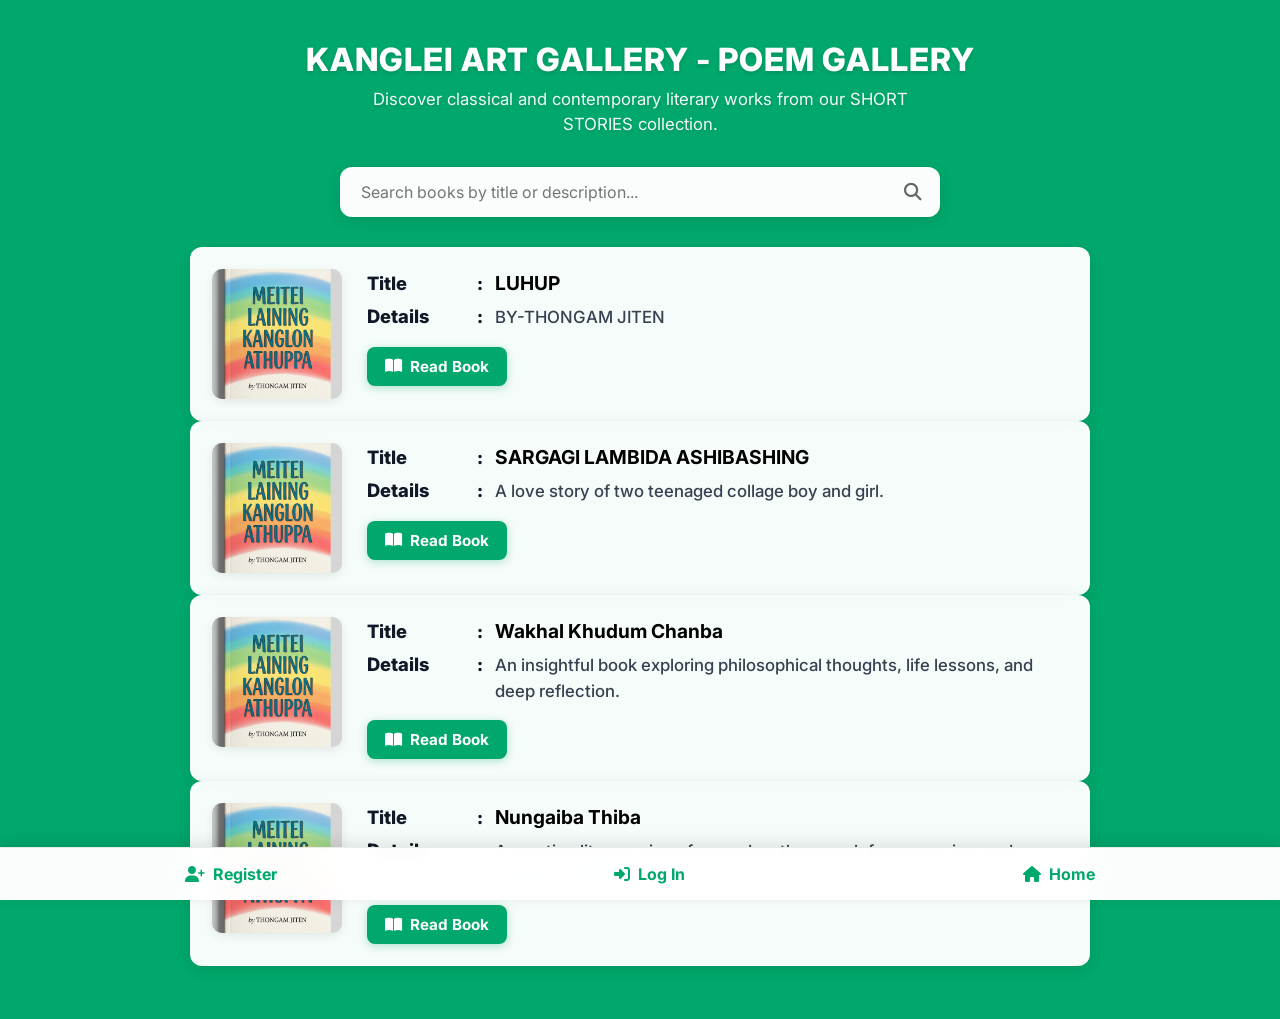
<file: poems.html>
<!DOCTYPE html>
<html lang="en">
<head>
    <meta charset="UTF-8">
    <meta name="viewport" content="width=device-width, initial-scale=1.0">
    <title>POEM Gallery - Kanglei Gallery</title>
    <!-- FontAwesome Icons -->
    <link href="https://cdnjs.cloudflare.com/ajax/libs/font-awesome/6.4.0/css/all.min.css" rel="stylesheet">
    <!-- Google Font Inter -->
    <link href="https://fonts.googleapis.com/css2?family=Inter:wght@400;500;600;700;800&display=swap" rel="stylesheet">
    
    <style>
        * {
            box-sizing: border-box;
            margin: 0;
            padding: 0;
            font-family: 'Inter', -apple-system, BlinkMacSystemFont, "Segoe UI", Roboto, sans-serif;
        }

        body {
            /* Vibrant Emerald Green matching video.html */
            background-color: #00A86B;
            min-height: 100vh;
            padding: 40px 20px 0 20px;
            color: #1a1a1a;
            display: flex;
            flex-direction: column;
        }

        .container {
            max-width: 900px;
            margin: 0 auto;
            flex: 1;
            width: 100%;
        }

        /* Header Styling */
        header {
            text-align: center;
            margin-bottom: 30px;
            color: #ffffff;
            text-shadow: 0 2px 4px rgba(0,0,0,0.15);
        }

        header h1 {
            font-size: 2rem;
            font-weight: 800;
            letter-spacing: 1px;
            margin-bottom: 8px;
            text-transform: uppercase;
        }

        header p {
            font-size: 1.05rem;
            opacity: 0.95;
            max-width: 600px;
            margin: 0 auto;
            line-height: 1.5;
        }

        /* Search Controls */
        .controls-bar {
            display: flex;
            justify-content: center;
            margin-bottom: 30px;
        }

        .search-box {
            position: relative;
            width: 100%;
            max-width: 600px;
        }

        .search-box input {
            width: 100%;
            padding: 14px 48px 14px 20px;
            border-radius: 12px;
            border: 1px solid rgba(255, 255, 255, 0.4);
            font-size: 1rem;
            outline: none;
            background: rgba(255, 255, 255, 0.98);
            color: #1a1a1a;
            box-shadow: 0 4px 15px rgba(0,0,0,0.1);
            transition: all 0.2s ease;
        }

        .search-box input:focus {
            box-shadow: 0 6px 20px rgba(0,0,0,0.18);
            transform: translateY(-1px);
        }

        .search-box i {
            position: absolute;
            right: 18px;
            top: 50%;
            transform: translateY(-50%);
            color: #666;
            font-size: 1.1rem;
        }

        /* Book Cards List */
        .book-list {
            display: flex;
            flex-direction: column;
            gap: 25px;
            padding-bottom: 40px;
        }

        .book-card {
            background-color: rgba(255, 255, 255, 0.96);
            border-radius: 12px;
            padding: 22px;
            display: flex;
            align-items: flex-start;
            gap: 25px;
            box-shadow: 0 4px 15px rgba(0,0,0,0.1);
            backdrop-filter: blur(5px);
            transition: transform 0.2s ease, box-shadow 0.2s ease;
        }

        .book-card:hover {
            transform: translateY(-2px);
            box-shadow: 0 8px 25px rgba(0,0,0,0.15);
        }

        .book-icon {
            width: 130px;
            height: 130px;
            background: linear-gradient(135deg, #e8f5e9, #c8e6c9);
            color: #00A86B;
            border-radius: 10px;
            display: flex;
            align-items: center;
            justify-content: center;
            overflow: hidden;
            flex-shrink: 0;
            box-shadow: 0 3px 10px rgba(0,0,0,0.08);
        }

        .book-icon img {
            width: 100%;
            height: 100%;
            object-fit: cover;
        }

        .book-info {
            display: flex;
            flex-direction: column;
            gap: 10px;
            font-size: 1.15rem;
            color: #000000;
            padding-top: 2px;
            flex: 1;
        }

        .info-row {
            display: flex;
            align-items: baseline;
        }

        .label {
            font-weight: 800;
            width: 110px;
            flex-shrink: 0;
            color: #111827;
        }

        .colon {
            margin-right: 12px;
            font-weight: 800;
            color: #111827;
        }

        .value {
            font-weight: 700;
            color: #000000;
            text-decoration: none;
            font-size: 1.2rem;
        }

        .value:hover {
            color: #007a4d;
        }

        .value-desc {
            font-weight: 500;
            color: #374151;
            line-height: 1.5;
            font-size: 1.05rem;
        }

        .btn-read {
            display: inline-flex;
            align-items: center;
            gap: 8px;
            background-color: #00A86B;
            color: #ffffff;
            padding: 10px 18px;
            border-radius: 8px;
            font-size: 0.95rem;
            font-weight: 700;
            text-decoration: none;
            margin-top: 6px;
            align-self: flex-start;
            transition: background-color 0.2s ease, transform 0.1s ease;
            box-shadow: 0 2px 8px rgba(0,168,107,0.3);
        }

        .btn-read:hover {
            background-color: #008f5a;
            transform: translateY(-1px);
        }

        .no-results {
            background: white;
            padding: 30px;
            border-radius: 12px;
            text-align: center;
            color: #4b5563;
            font-size: 1.1rem;
            font-weight: 600;
        }

        /* Bottom Navigation Bar */
        .bottom-nav {
            background-color: rgba(255, 255, 255, 0.98);
            border-top: 1px solid rgba(0,0,0,0.08);
            display: flex;
            justify-content: space-around;
            padding: 16px;
            position: sticky;
            bottom: 0;
            margin: 0 -20px;
            box-shadow: 0 -4px 15px rgba(0,0,0,0.1);
            backdrop-filter: blur(10px);
            z-index: 50;
        }

        .nav-link {
            text-decoration: none;
            color: #00A86B;
            font-weight: 700;
            display: flex;
            align-items: center;
            gap: 8px;
            font-size: 1rem;
            transition: color 0.2s;
        }

        .nav-link:hover {
            color: #007a4d;
        }

        @media (max-width: 640px) {
            body {
                padding: 24px 12px 0 12px;
            }

            header h1 {
                font-size: 1.5rem;
            }

            .book-card {
                flex-direction: column;
                align-items: flex-start;
                gap: 16px;
            }

            .book-icon {
                width: 100%;
                height: 160px;
            }

            .info-row {
                font-size: 1rem;
            }

            .label {
                width: 80px;
            }

            .value {
                font-size: 1.05rem;
            }

            .btn-read {
                width: 100%;
                justify-content: center;
            }
            
            .bottom-nav {
                margin: 0 -12px;
            }
        }
    </style>
</head>
<body>

    <div class="container">
        <!-- Header -->
        <header>
            <h1>KANGLEI ART GALLERY - POEM GALLERY</h1>
            <p>Discover classical and contemporary literary works from our SHORT STORIES collection.</p>
        </header>

        <!-- Search Control -->
        <div class="controls-bar">
            <div class="search-box">
                <input type="text" id="searchInput" placeholder="Search books by title or description..." onkeyup="filterBooks()">
                <i class="fa-solid fa-magnifying-glass"></i>
            </div>
        </div>

        <!-- Book Collection List -->
        <div class="POEM-list" id="bookList">
            <!-- Rendered dynamically via JavaScript -->
        </div>
    </div>

    <!-- Bottom Navigation Bar -->
    <div class="bottom-nav">
        <a href="register.html" class="nav-link"><i class="fa-solid fa-user-plus"></i> Register</a>
        <a href="login.html" class="nav-link"><i class="fa-solid fa-right-to-bracket"></i> Log In</a>
        <a href="index.html" class="nav-link"><i class="fa-solid fa-house"></i> Home</a>
    </div>

    <script>
        // Book database with direct PDF paths and individual thumbnail images
        const books = [
            {
                id: 1,
                title: "LUHUP",
                description: "BY-THONGAM JITEN ",
                pdfUrl: "laining1.pdf",
                imageUrl: "photo/meeteilaining.png"
            },
            {
                id: 2,
                title: "SARGAGI LAMBIDA ASHIBASHING",
                description: "A love story of two teenaged collage boy and girl.",
                pdfUrl: "thajadba.pdf",
                imageUrl: "photo/meeteilaining.png" // Replace with unique thumbnail if available
            },
            {
                id: 3,
                title: "Wakhal Khudum Chanba",
                description: "An insightful book exploring philosophical thoughts, life lessons, and deep reflection.",
                pdfUrl: "wakhal_khudum_chanba.pdf",
                imageUrl: "photo/meeteilaining.png" // Replace with unique thumbnail if available
            },
            {
                id: 4,
                title: "Nungaiba Thiba",
                description: "A creative literary piece focused on the search for peace, joy, and spiritual fulfillment.",
                pdfUrl: "nungaiba_thiba.pdf",
                imageUrl: "photo/meeteilaining.png" // Replace with unique thumbnail if available
            }
        ];

        // Render books to screen in the video layout format
        function renderBooks(bookArray) {
            const container = document.getElementById('bookList');
            container.innerHTML = '';

            if (bookArray.length === 0) {
                container.innerHTML = `
                    <div class="no-results">
                        <i class="fa-solid fa-book-open" style="font-size:2rem; margin-bottom:10px; color:#00A86B;"></i>
                        <p>No books found matching your search.</p>
                    </div>
                `;
                return;
            }

            bookArray.forEach(book => {
                const card = document.createElement('div');
                card.className = 'book-card';
                card.innerHTML = `
                    <div class="book-icon">
                        <img src="${book.imageUrl}" alt="${book.title}">
                    </div>
                    <div class="book-info">
                        <div class="info-row">
                            <span class="label">Title</span>
                            <span class="colon">:</span>
                            <a href="read.html?file=${encodeURIComponent(book.pdfUrl)}" class="value">${book.title}</a>
                        </div>
                        <div class="info-row" style="align-items: flex-start;">
                            <span class="label">Details</span>
                            <span class="colon">:</span>
                            <span class="value-desc">${book.description}</span>
                        </div>
                        <a href="read.html?file=${encodeURIComponent(book.pdfUrl)}" class="btn-read">
                            <i class="fa-solid fa-book-open"></i> Read Book
                        </a>
                    </div>
                `;
                container.appendChild(card);
            });
        }

        // Filter Books on search
        function filterBooks() {
            const query = document.getElementById('searchInput').value.toLowerCase();
            const filtered = books.filter(b => 
                b.title.toLowerCase().includes(query) || 
                b.description.toLowerCase().includes(query)
            );
            renderBooks(filtered);
        }

        // Initial render on page load
        renderBooks(books);
    </script>
</body>
</html>
</file>
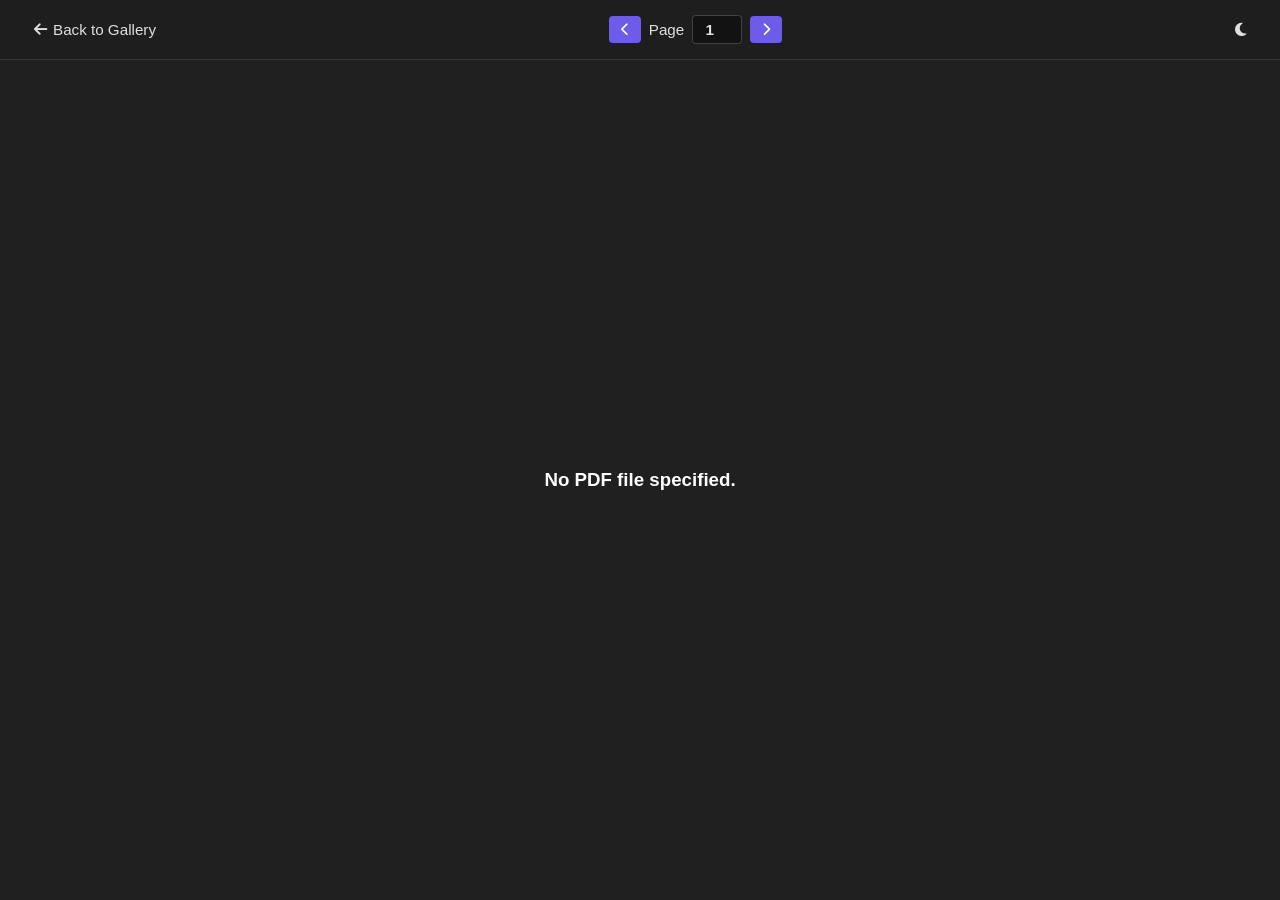
<file: read.html>
<!DOCTYPE html>
<html lang="en">
<head>
    <meta charset="UTF-8">
    <meta name="viewport" content="width=device-width, initial-scale=1.0">
    <title>Book Reader - Kanglei Gallery</title>
    <link href="https://cdnjs.cloudflare.com/ajax/libs/font-awesome/6.4.0/css/all.min.css" rel="stylesheet">
    <style>
        :root {
            --primary-color: #6c5ce7;
            --bg-color: #121212;
            --card-bg: #1e1e1e;
            --text-main: #e0e0e0;
        }

        body.light-mode {
            --bg-color: #f4f6fb;
            --card-bg: #ffffff;
            --text-main: #2d3436;
        }

        * {
            box-sizing: border-box;
            margin: 0;
            padding: 0;
            font-family: 'Segoe UI', Tahoma, Geneva, Verdana, sans-serif;
            transition: background-color 0.3s, color 0.3s;
        }

        body {
            background-color: var(--bg-color);
            color: var(--text-main);
            height: 100vh;
            display: flex;
            flex-direction: column;
            overflow: hidden;
            user-select: none; /* Disables text highlighting */
        }

        /* Top Header Bar */
        .reader-header {
            background: var(--card-bg);
            border-bottom: 1px solid rgba(255, 255, 255, 0.1);
            padding: 10px 20px;
            display: flex;
            justify-content: space-between;
            align-items: center;
            height: 60px;
            z-index: 10;
        }

        .icon-btn {
            background: none;
            border: none;
            font-size: 0.95rem;
            color: var(--text-main);
            cursor: pointer;
            padding: 8px 14px;
            border-radius: 6px;
            display: flex;
            align-items: center;
            gap: 6px;
            text-decoration: none;
        }

        .icon-btn:hover {
            background-color: rgba(255, 255, 255, 0.1);
        }

        /* Page Selection Controls */
        .page-controls {
            display: flex;
            align-items: center;
            gap: 8px;
            font-size: 0.95rem;
        }

        .page-input {
            width: 50px;
            padding: 5px;
            text-align: center;
            border-radius: 4px;
            border: 1px solid rgba(255, 255, 255, 0.2);
            background: var(--bg-color);
            color: var(--text-main);
            font-weight: bold;
            font-size: 0.95rem;
            outline: none;
        }

        .page-btn {
            background: var(--primary-color);
            color: white;
            border: none;
            padding: 6px 12px;
            border-radius: 4px;
            cursor: pointer;
            font-weight: 600;
        }

        .page-btn:hover {
            opacity: 0.9;
        }

        /* Full Reading Body */
        .reader-body {
            flex: 1;
            width: 100%;
            height: calc(100vh - 60px);
            display: flex;
            justify-content: center;
            align-items: center;
            background: #202020;
        }

        .pdf-frame {
            width: 100%;
            height: 100%;
            border: none;
        }
    </style>
</head>
<body oncontextmenu="return false;"> <!-- Disables right-click -->

    <!-- Header Navigation -->
    <div class="reader-header">
        <a href="books.html" class="icon-btn">
            <i class="fa-solid fa-arrow-left"></i> Back to Gallery
        </a>

        <!-- Page Number Controller -->
        <div class="page-controls">
            <button class="page-btn" onclick="changePage(-1)">
                <i class="fa-solid fa-chevron-left"></i>
            </button>
            <span>Page</span>
            <input type="number" id="pageNumber" class="page-input" value="1" min="1" onchange="jumpToPage()">
            <button class="page-btn" onclick="changePage(1)">
                <i class="fa-solid fa-chevron-right"></i>
            </button>
        </div>

        <div>
            <button class="icon-btn" onclick="toggleDarkMode()">
                <i class="fa-solid fa-moon"></i>
            </button>
        </div>
    </div>

    <!-- Full Reader Frame Container -->
    <div class="reader-body" id="readerBody"></div>

    <script>
        const urlParams = new URLSearchParams(window.location.search);
        const pdfFile = urlParams.get('file');
        const readerBody = document.getElementById('readerBody');
        let currentPage = 1;

        function loadPdf(page) {
            if (!pdfFile) {
                readerBody.innerHTML = '<h3 style="color: white;">No PDF file specified.</h3>';
                return;
            }

            // Build full absolute URL so mobile browsers can locate the PDF file accurately
            const fullPdfUrl = window.location.origin + window.location.pathname.substring(0, window.location.pathname.lastIndexOf('/')) + '/' + pdfFile;
            
            // Mobile-friendly wrapper URL
            const mobileFriendlyUrl = `https://docs.google.com/gview?url=${encodeURIComponent(fullPdfUrl)}&embedded=true#page=${page}`;
            
            readerBody.innerHTML = `
                <iframe id="pdfFrame" class="pdf-frame" src="${mobileFriendlyUrl}"></iframe>
            `;
        }

        // Jump to typed page number
        function jumpToPage() {
            const inputVal = parseInt(document.getElementById('pageNumber').value);
            if (inputVal && inputVal > 0) {
                currentPage = inputVal;
                loadPdf(currentPage);
            }
        }

        // Change page using Previous/Next buttons
        function changePage(delta) {
            if (currentPage + delta >= 1) {
                currentPage += delta;
                document.getElementById('pageNumber').value = currentPage;
                loadPdf(currentPage);
            }
        }

        // Prevent standard keyboard save/print shortcuts
        document.addEventListener('keydown', function(e) {
            if ((e.ctrlKey || e.metaKey) && (e.key === 'p' || e.key === 's')) {
                e.preventDefault();
                alert('Downloading and printing are disabled.');
            }
        });

        function toggleDarkMode() {
            document.body.classList.toggle('light-mode');
        }

        // Initialize page load
        loadPdf(currentPage);
    </script>
</body>
</html>
</file>
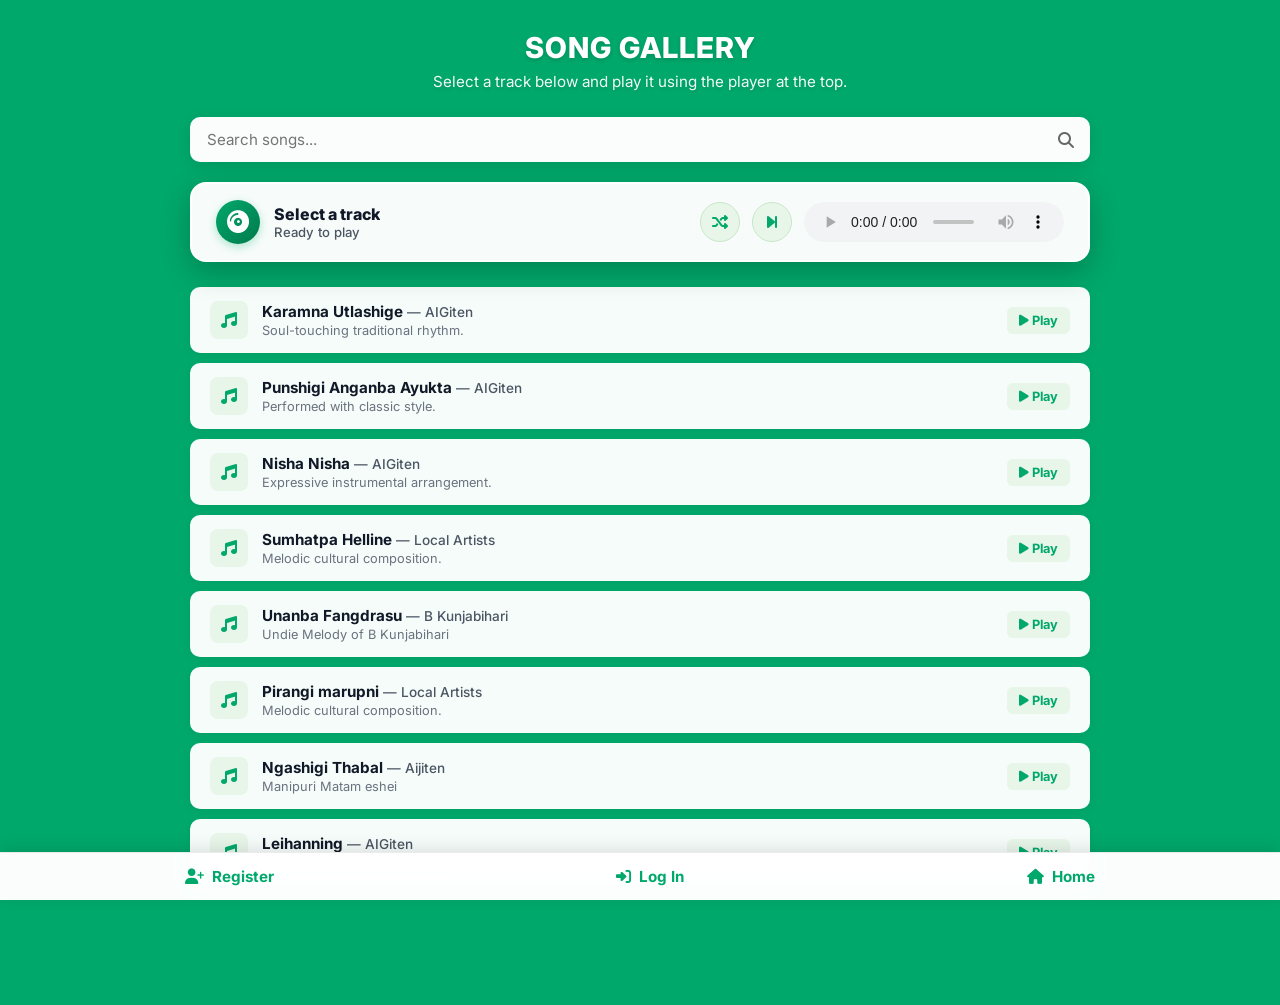
<file: songs.html>
<!DOCTYPE html>
<html lang="en">
<head>
    <meta charset="UTF-8">
    <meta name="viewport" content="width=device-width, initial-scale=1.0">
    <title>Song Gallery - Kanglei Gallery</title>
    <!-- FontAwesome Icons -->
    <link href="https://cdnjs.cloudflare.com/ajax/libs/font-awesome/6.4.0/css/all.min.css" rel="stylesheet">
    <!-- Google Font Inter -->
    <link href="https://fonts.googleapis.com/css2?family=Inter:wght@400;500;600;700;800&display=swap" rel="stylesheet">
    
    <style>
        * {
            box-sizing: border-box;
            margin: 0;
            padding: 0;
            font-family: 'Inter', -apple-system, BlinkMacSystemFont, "Segoe UI", Roboto, sans-serif;
        }

        body {
            background-color: #00A86B;
            min-height: 100vh;
            padding: 30px 20px 90px 20px;
            color: #1a1a1a;
            display: flex;
            flex-direction: column;
        }

        .container {
            max-width: 900px;
            margin: 0 auto;
            flex: 1;
            width: 100%;
        }

        header {
            text-align: center;
            margin-bottom: 25px;
            color: #ffffff;
            text-shadow: 0 2px 4px rgba(0,0,0,0.15);
        }

        header h1 {
            font-size: 1.8rem;
            font-weight: 800;
            letter-spacing: 1px;
            margin-bottom: 6px;
            text-transform: uppercase;
        }

        header p {
            font-size: 0.95rem;
            opacity: 0.95;
            max-width: 600px;
            margin: 0 auto;
            line-height: 1.4;
        }

        .controls-bar {
            display: flex;
            justify-content: center;
            margin-bottom: 20px;
        }

        .search-box {
            position: relative;
            width: 100%;
            max-width: 100%;
        }

        .search-box input {
            width: 100%;
            padding: 12px 42px 12px 16px;
            border-radius: 10px;
            border: 1px solid rgba(255, 255, 255, 0.4);
            font-size: 0.95rem;
            outline: none;
            background: rgba(255, 255, 255, 0.98);
            color: #1a1a1a;
            box-shadow: 0 4px 15px rgba(0,0,0,0.1);
        }

        .search-box i {
            position: absolute;
            right: 16px;
            top: 50%;
            transform: translateY(-50%);
            color: #666;
        }

        .master-player-bar {
            position: sticky;
            top: 15px;
            z-index: 100;
            background: rgba(255, 255, 255, 0.97);
            backdrop-filter: blur(12px);
            -webkit-backdrop-filter: blur(12px);
            padding: 16px 24px;
            border-radius: 16px;
            box-shadow: 0 10px 30px rgba(0, 0, 0, 0.22);
            display: flex;
            align-items: center;
            justify-content: space-between;
            gap: 20px;
            margin-bottom: 25px;
            border: 2px solid rgba(255, 255, 255, 0.8);
            transition: all 0.3s ease;
            animation: playerGlow 3s infinite alternate;
        }

        @keyframes playerGlow {
            0% {
                box-shadow: 0 8px 25px rgba(0, 0, 0, 0.18), 0 0 0px rgba(255, 255, 255, 0.2);
            }
            100% {
                box-shadow: 0 12px 35px rgba(0, 0, 0, 0.28), 0 0 18px rgba(255, 255, 255, 0.6);
            }
        }

        .now-playing-info {
            display: flex;
            align-items: center;
            gap: 14px;
            flex: 1;
            min-width: 0;
        }

        .disc-icon-wrapper {
            width: 44px;
            height: 44px;
            background: linear-gradient(135deg, #00A86B, #007a4d);
            border-radius: 50%;
            display: flex;
            align-items: center;
            justify-content: center;
            flex-shrink: 0;
            box-shadow: 0 3px 10px rgba(0, 168, 107, 0.3);
        }

        .disc-icon-wrapper i {
            font-size: 1.4rem;
            color: #ffffff;
        }

        .disc-icon-wrapper.playing i {
            animation: spin 3s linear infinite;
        }

        @keyframes spin {
            100% { transform: rotate(360deg); }
        }

        .np-text {
            display: flex;
            flex-direction: column;
            min-width: 0;
        }

        .np-title {
            font-size: 1rem;
            font-weight: 800;
            color: #111827;
            white-space: nowrap;
            overflow: hidden;
            text-overflow: ellipsis;
        }

        .np-subtitle {
            font-size: 0.82rem;
            color: #4b5563;
            font-weight: 500;
            white-space: nowrap;
            overflow: hidden;
            text-overflow: ellipsis;
        }

        .player-controls-right {
            display: flex;
            align-items: center;
            gap: 12px;
        }

        .control-btn {
            background: #e8f5e9;
            color: #00A86B;
            border: 1px solid #c8e6c9;
            width: 40px;
            height: 40px;
            border-radius: 50%;
            display: flex;
            align-items: center;
            justify-content: center;
            cursor: pointer;
            font-size: 1rem;
            transition: all 0.2s;
            flex-shrink: 0;
        }

        .control-btn:hover {
            background: #d0ebd2;
        }

        .control-btn.active {
            background: #00A86B;
            color: #ffffff;
            border-color: #007a4d;
            box-shadow: 0 3px 10px rgba(0, 168, 107, 0.4);
        }

        .master-audio-element {
            width: 260px;
            height: 40px;
            outline: none;
            border-radius: 20px;
        }

        .audio-list {
            display: flex;
            flex-direction: column;
            gap: 10px;
            padding-bottom: 30px;
        }

        .audio-row-card {
            background-color: rgba(255, 255, 255, 0.96);
            border-radius: 10px;
            padding: 12px 18px;
            display: flex;
            align-items: center;
            justify-content: space-between;
            gap: 15px;
            box-shadow: 0 2px 8px rgba(0,0,0,0.06);
            cursor: pointer;
            transition: all 0.2s ease;
            border: 2px solid transparent;
        }

        .audio-row-card:hover {
            background-color: #ffffff;
            transform: translateY(-2px);
            box-shadow: 0 6px 16px rgba(0,0,0,0.12);
        }

        .audio-row-card.active {
            border-color: #004d26;
            background-color: #f0fdf4;
        }

        .audio-meta {
            display: flex;
            align-items: center;
            gap: 14px;
            flex: 1;
            min-width: 0;
        }

        .audio-mini-icon {
            width: 38px;
            height: 38px;
            background: #e8f5e9;
            color: #00A86B;
            border-radius: 8px;
            display: flex;
            align-items: center;
            justify-content: center;
            font-size: 1rem;
            flex-shrink: 0;
        }

        .audio-details {
            display: flex;
            flex-direction: column;
            gap: 2px;
            min-width: 0;
        }

        .audio-title-artist {
            font-size: 0.95rem;
            font-weight: 700;
            color: #111827;
            white-space: nowrap;
            overflow: hidden;
            text-overflow: ellipsis;
        }

        .audio-title-artist span {
            font-weight: 500;
            color: #4b5563;
            font-size: 0.85rem;
        }

        .audio-desc {
            font-size: 0.8rem;
            color: #6b7280;
            white-space: nowrap;
            overflow: hidden;
            text-overflow: ellipsis;
        }

        .select-hint {
            font-size: 0.8rem;
            font-weight: 700;
            color: #00A86B;
            background: #e8f5e9;
            padding: 6px 12px;
            border-radius: 6px;
            flex-shrink: 0;
            transition: all 0.2s;
        }

        .audio-row-card:hover .select-hint {
            background: #00A86B;
            color: #ffffff;
        }

        .no-results {
            background: white;
            padding: 25px;
            border-radius: 10px;
            text-align: center;
            color: #4b5563;
            font-size: 1rem;
            font-weight: 600;
        }

        .bottom-nav {
            background-color: rgba(255, 255, 255, 0.98);
            border-top: 1px solid rgba(0,0,0,0.08);
            display: flex;
            justify-content: space-around;
            padding: 14px;
            position: fixed;
            bottom: 0;
            left: 0;
            width: 100%;
            box-shadow: 0 -4px 15px rgba(0,0,0,0.1);
            backdrop-filter: blur(10px);
            z-index: 70;
        }

        .nav-link {
            text-decoration: none;
            color: #00A86B;
            font-weight: 700;
            display: flex;
            align-items: center;
            gap: 8px;
            font-size: 0.95rem;
            transition: color 0.2s;
        }

        .nav-link:hover {
            color: #007a4d;
        }

        @media (max-width: 768px) {
            .master-player-bar {
                flex-direction: column;
                align-items: stretch;
                gap: 12px;
                padding: 14px 16px;
                top: 10px;
            }
            .master-audio-element {
                width: 100%;
            }
            .player-controls-right {
                justify-content: space-between;
            }
        }
    </style>
</head>
<body>

    <div class="container">
        <!-- Header -->
        <header>
            <h1>Song Gallery</h1>
            <p>Select a track below and play it using the player at the top.</p>
        </header>

        <!-- Search Control -->
        <div class="controls-bar">
            <div class="search-box">
                <input type="text" id="searchInput" placeholder="Search songs..." onkeyup="filterSongs()">
                <i class="fa-solid fa-magnifying-glass"></i>
            </div>
        </div>

        <!-- Master Player Bar -->
        <div class="master-player-bar" id="playerBar">
            <div class="now-playing-info">
                <div class="disc-icon-wrapper" id="discWrapper">
                    <i class="fa-solid fa-compact-disc"></i>
                </div>
                <div class="np-text">
                    <span class="np-title" id="npTitle">Select a track</span>
                    <span class="np-subtitle" id="npSubtitle">Ready to play</span>
                </div>
            </div>
            
            <div class="player-controls-right">
                <!-- Shuffle Toggle Button -->
                <button class="control-btn" id="shuffleBtn" onclick="toggleShuffle()" title="Toggle Shuffle">
                    <i class="fa-solid fa-shuffle"></i>
                </button>
                <!-- Next Track Button -->
                <button class="control-btn" id="nextBtn" onclick="playNextSong()" title="Next Song">
                    <i class="fa-solid fa-forward-step"></i>
                </button>
                <audio id="masterAudio" class="master-audio-element" controls preload="none">
                    Your browser does not support the audio element.
                </audio>
            </div>
        </div>

        <!-- Slim Audio List -->
        <div class="audio-list" id="audioList">
            <!-- Rendered dynamically via JavaScript -->
        </div>
    </div>

    <!-- Bottom Navigation Bar -->
    <div class="bottom-nav">
        <a href="register.html" class="nav-link"><i class="fa-solid fa-user-plus"></i> Register</a>
        <a href="login.html" class="nav-link"><i class="fa-solid fa-right-to-bracket"></i> Log In</a>
        <a href="index.html" class="nav-link"><i class="fa-solid fa-house"></i> Home</a>
    </div>

    <script>
        const songs = [
            { id: 1, title: "Karamna Utlashige", artist: "AIGiten", description: "Soul-touching traditional rhythm.", audioUrl: "audio/karamna.mp3" },
            { id: 2, title: "Punshigi Anganba Ayukta", artist: "AIGiten", description: "Performed with classic style.", audioUrl: "audio/punshigi%20anganba%20ayukta.mp3" },
            { id: 3, title: "Nisha Nisha", artist: "AIGiten", description: "Expressive instrumental arrangement.", audioUrl: "audio/nisha%20nisha.mp3" },
            { id: 8, title: "Sumhatpa Helline", artist: "Local Artists", description: "Melodic cultural composition.", audioUrl: "audio/sumhatpa.mp3" },
            { id: 9, title: "Unanba Fangdrasu", artist: "B Kunjabihari", description: "Undie Melody of B Kunjabihari", audioUrl: "audio/unabafangdrasu.mp3" },
            { id: 10, title: "Pirangi marupni", artist: "Local Artists", description: "Melodic cultural composition.", audioUrl: "audio/Pirangi.mp3" },
            { id: 20, title: "Ngashigi Thabal", artist: "Aijiten", description: "Manipuri Matam eshei", audioUrl: "audio/ngashigi thabal.mp3" },
            { id: 21, title: "Leihanning", artist: "AIGiten", description: "Soul-touching traditional rhythm.", audioUrl: "audio/leihanning%20.mp3" }
        ];

        const masterAudio = document.getElementById('masterAudio');
        const discWrapper = document.getElementById('discWrapper');
        const shuffleBtn = document.getElementById('shuffleBtn');

        let isShuffleOn = false;
        let currentSongId = null;

        // Spin CD icon on play, stop spinning on pause
        masterAudio.onplay = () => discWrapper.classList.add('playing');
        masterAudio.onpause = () => discWrapper.classList.remove('playing');

        function toggleShuffle() {
            isShuffleOn = !isShuffleOn;
            shuffleBtn.classList.toggle('active', isShuffleOn);
        }

        // Logic for selecting the next song (used by both Next button & song completion)
        function playNextSong() {
            if (songs.length === 0) return;

            let nextSong;
            if (isShuffleOn) {
                let availableSongs = songs.filter(s => s.id !== currentSongId);
                if (availableSongs.length === 0) availableSongs = songs;
                const randomIndex = Math.floor(Math.random() * availableSongs.length);
                nextSong = availableSongs[randomIndex];
            } else {
                const currentIndex = songs.findIndex(s => s.id === currentSongId);
                const nextIndex = (currentIndex + 1) % songs.length;
                nextSong = songs[nextIndex];
            }

            if (nextSong) {
                selectAndPlaySong(nextSong);
            }
        }

        // Automatically go to the next track when current one finishes
        masterAudio.onended = () => {
            playNextSong();
        };

        function renderSongs(songArray) {
            const container = document.getElementById('audioList');
            container.innerHTML = '';

            if (songArray.length === 0) {
                container.innerHTML = `
                    <div class="no-results">
                        <i class="fa-solid fa-music" style="color:#00A86B; margin-right:8px;"></i> No songs found.
                    </div>
                `;
                return;
            }

            songArray.forEach((song) => {
                const card = document.createElement('div');
                card.className = 'audio-row-card';
                if (song.id === currentSongId) card.classList.add('active');
                card.id = `song-card-${song.id}`;
                card.innerHTML = `
                    <div class="audio-meta">
                        <div class="audio-mini-icon">
                            <i class="fa-solid fa-music"></i>
                        </div>
                        <div class="audio-details">
                            <div class="audio-title-artist">${song.title} <span>— ${song.artist}</span></div>
                            <div class="audio-desc">${song.description}</div>
                        </div>
                    </div>
                    <div class="select-hint"><i class="fa-solid fa-play"></i> Play</div>
                `;
                
                card.onclick = () => selectAndPlaySong(song);
                container.appendChild(card);
            });
        }

        function selectAndPlaySong(song) {
            currentSongId = song.id;
            document.querySelectorAll('.audio-row-card').forEach(c => c.classList.remove('active'));
            const selectedCard = document.getElementById(`song-card-${song.id}`);
            if (selectedCard) selectedCard.classList.add('active');

            document.getElementById('npTitle').textContent = song.title;
            document.getElementById('npSubtitle').textContent = `${song.artist} — ${song.description}`;

            masterAudio.src = song.audioUrl;
            masterAudio.play();
        }

        function filterSongs() {
            const query = document.getElementById('searchInput').value.toLowerCase();
            const filtered = songs.filter(s => 
                s.title.toLowerCase().includes(query) || 
                s.artist.toLowerCase().includes(query) ||
                s.description.toLowerCase().includes(query)
            );
            renderSongs(filtered);
        }

        renderSongs(songs);
    </script>
</body>
</html>
</file>
<file: style.css>
* {
  margin: 0;
  padding: 0;
  box-sizing: border-box;
  font-family: 'Segoe UI', Tahoma, Geneva, Verdana, sans-serif;
}

body {
  background-color: #f0f4f9; /* Light ice-blue background */
  color: #333;
  padding-bottom: 80px; /* Space for fixed bottom navigation */
}

/* Header Styles */
.header {
  text-align: center;
  padding: 2.5rem 1rem;
  background: linear-gradient(135deg, #4f46e5, #3b82f6);
  color: white;
  box-shadow: 0 4px 6px rgba(0, 0, 0, 0.1);
}

.header h1 {
  font-size: 2.5rem;
  margin-bottom: 0.5rem;
}

.header p {
  font-size: 1.1rem;
  opacity: 0.9;
}

/* Gallery Grid Layout */
.gallery-container {
  display: grid;
  grid-template-columns: repeat(auto-fit, minmax(260px, 1fr));
  gap: 1.5rem;
  max-width: 1100px;
  margin: 2.5rem auto;
  padding: 0 1.5rem;
}

.category-card {
  background: pink;
  padding: 2rem;
  border-radius: 12px;
  text-align: center;
  cursor: pointer;
  box-shadow: 0 4px 12px rgba(0, 0, 0, 0.05);
  transition: transform 0.2s ease, box-shadow 0.2s ease;
}

.category-card:hover {
  transform: translateY(-5px);
  box-shadow: 0 8px 20px rgba(0, 0, 0, 0.1);
}

.category-icon {
  font-size: 2.5rem;
  color: #4f46e5;
  margin-bottom: 1rem;
}

.category-card h3 {
  font-size: 1.25rem;
  margin-bottom: 0.5rem;
  color: #1f2937;
}

.category-card p {
  font-size: 0.90rem;
  color: #6b7280;
  line-height: 1.4;
}

/* Bottom Navigation Action Bar */
.bottom-nav {
  position: fixed;
  bottom: 0;
  left: 0;
  width: 100%;
  background-color: #ffffff;
  display: flex;
  justify-content: space-around;
  padding: 0.75rem 0;
  box-shadow: 0 -4px 10px rgba(0, 0, 0, 0.08);
  z-index: 1000;
}

.nav-btn {
  text-decoration: none;
  color: #4f46e5;
  font-weight: 600;
  font-size: 1rem;
  display: flex;
  align-items: center;
  gap: 0.5rem;
  padding: 0.5rem 1rem;
  border-radius: 6px;
  transition: background-color 0.2s ease;
}

.nav-btn:hover {
  background-color: #fdf2f4;
}

/* Form Styles */
.auth-form-container {
  max-width: 400px;
  margin: 4rem auto;
  background: white;
  padding: 2.5rem;
  border-radius: 12px;
  box-shadow: 0 4px 12px rgba(0,0,0,0.05);
}

.auth-form-container h2 {
  margin-bottom: 1.5rem;
  text-align: center;
  color: #1f2937;
}

.form-group {
  margin-bottom: 1.2rem;
}

.form-group label {
  display: block;
  margin-bottom: 0.4rem;
  font-weight: 500;
  font-size: 0.9rem;
}

.form-group input {
  width: 100%;
  padding: 0.75rem;
  border: 1px solid #d1d5db;
  border-radius: 6px;
  font-size: 1rem;
}

.submit-btn {
  width: 100%;
  padding: 0.75rem;
  background-color: #4f46e5;
  color: white;
  border: none;
  border-radius: 6px;
  font-size: 1rem;
  font-weight: 600;
  cursor: pointer;
  margin-top: 1rem;
}

.submit-btn:hover {
  background-color: #4338ca;
}

.back-home {
  display: block;
  text-align: center;
  margin-top: 1rem;
  color: #6b7280;
  text-decoration: none;
  font-size: 0.9rem;
}
</file>
